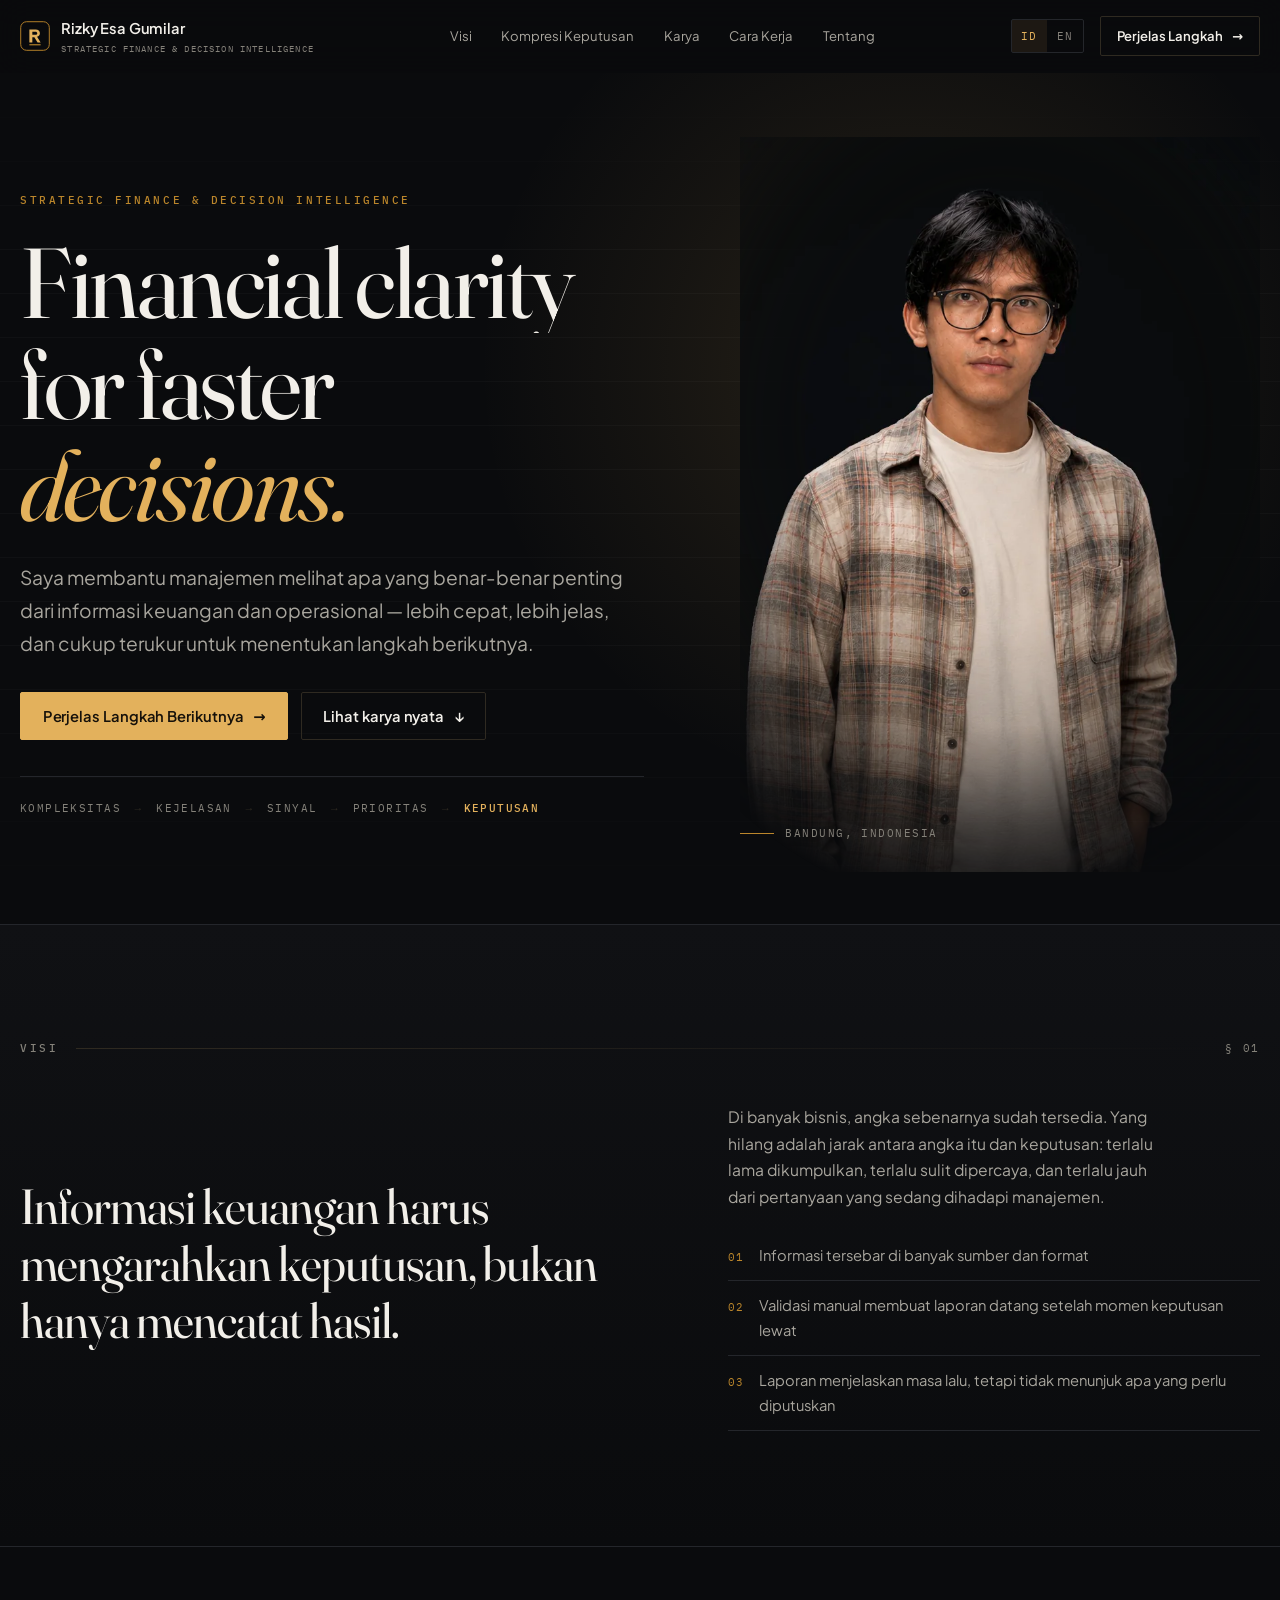
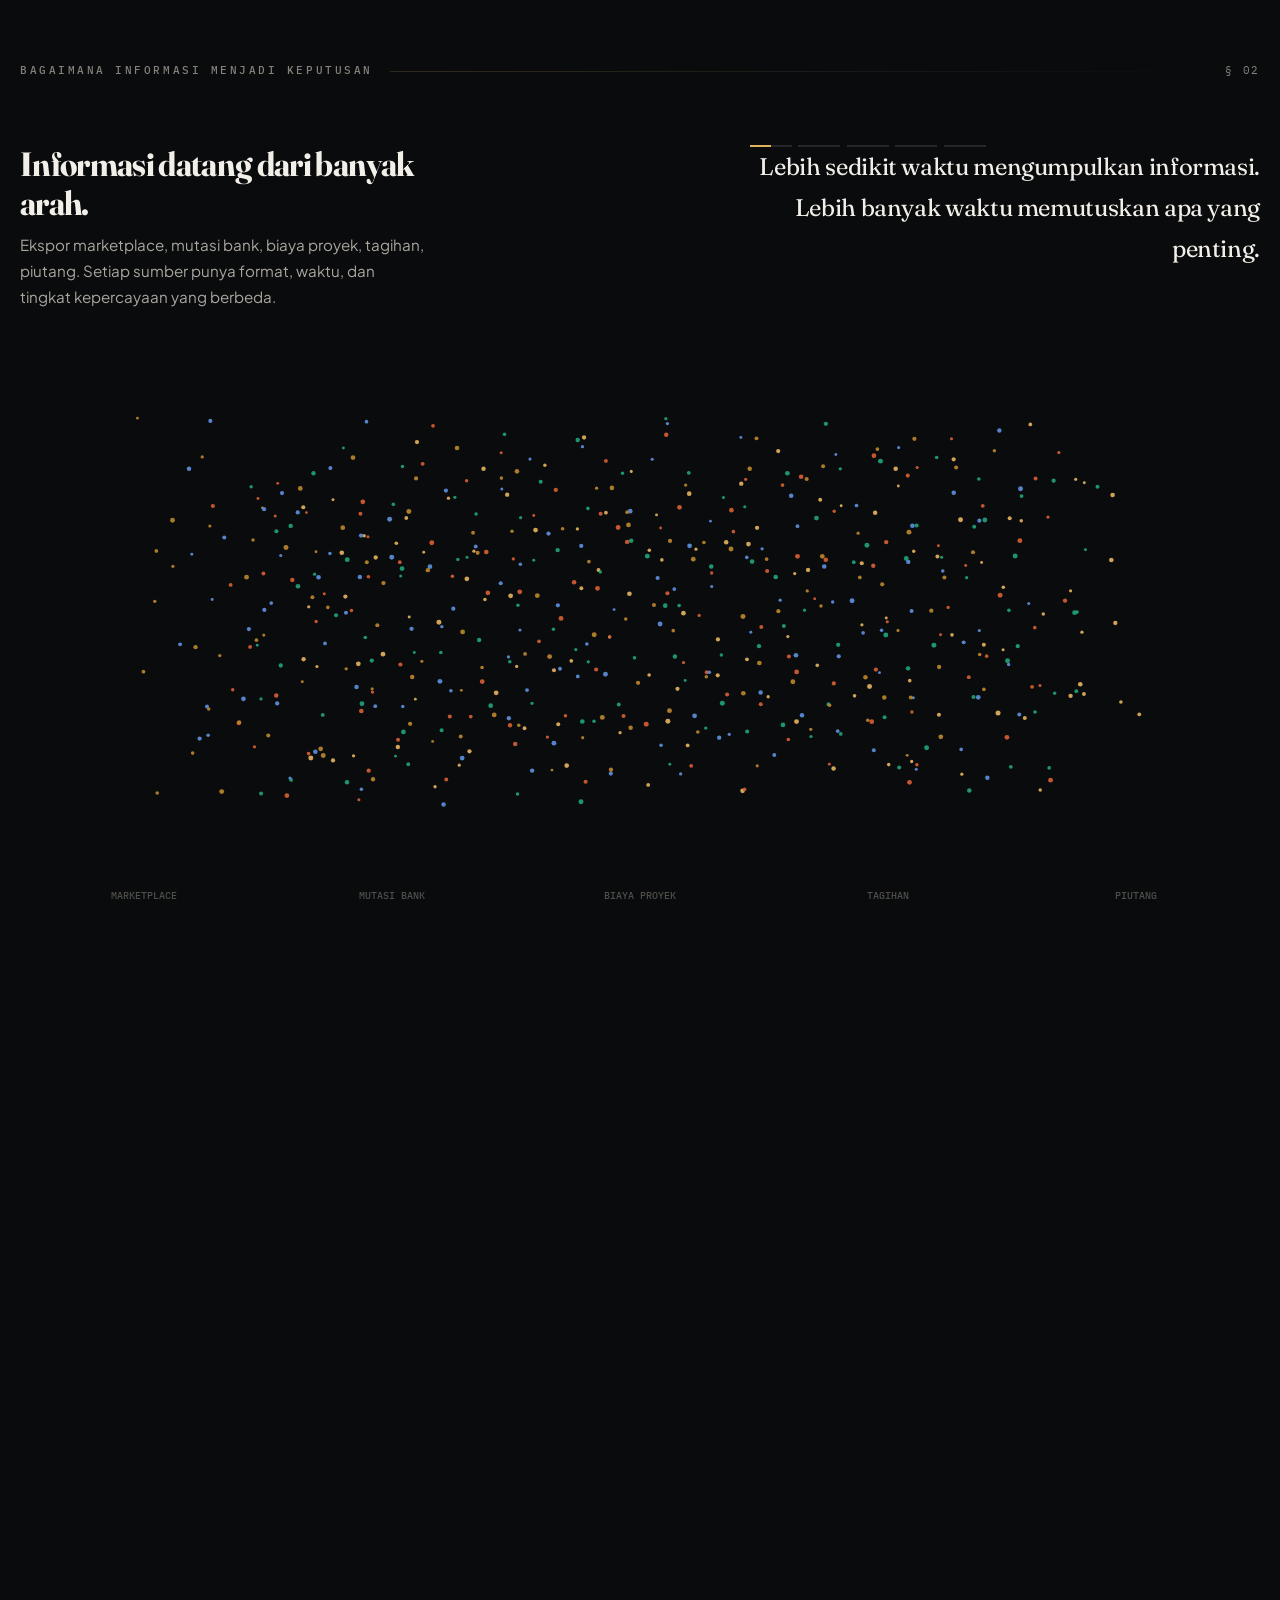
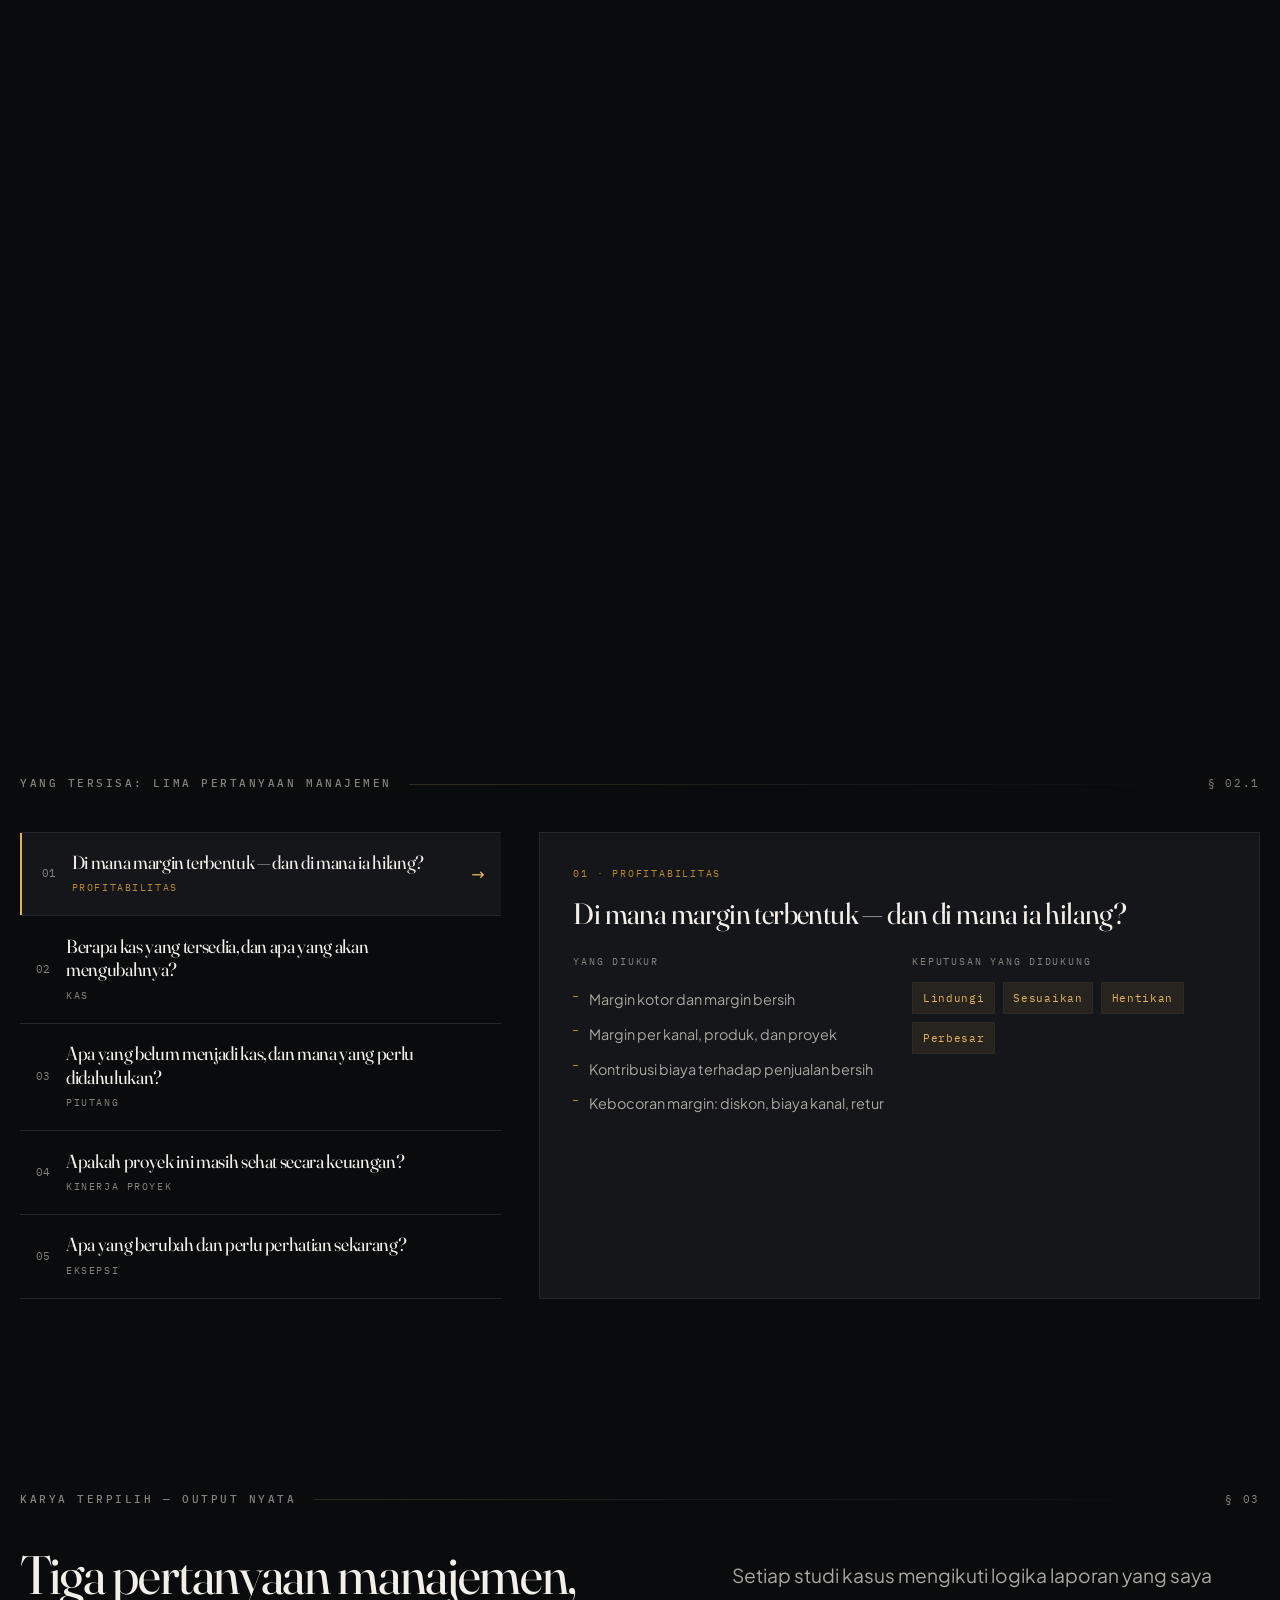
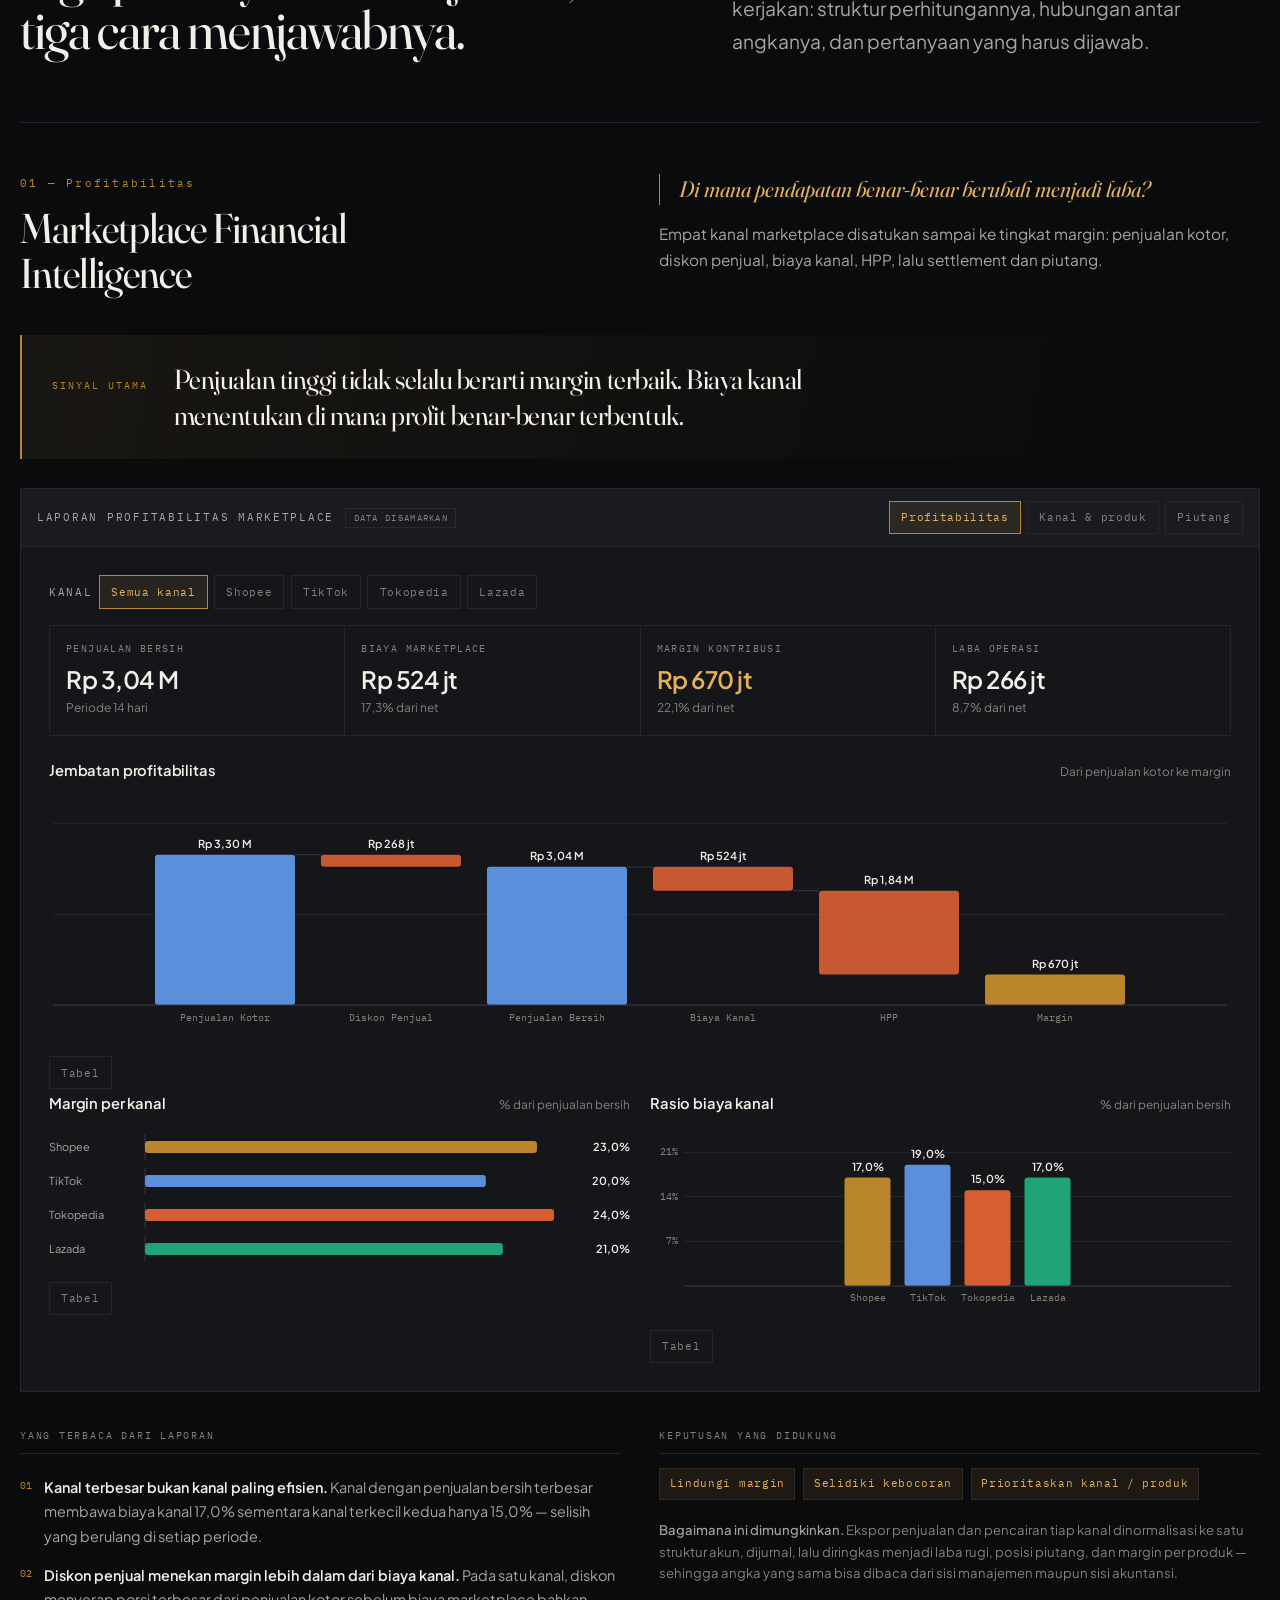
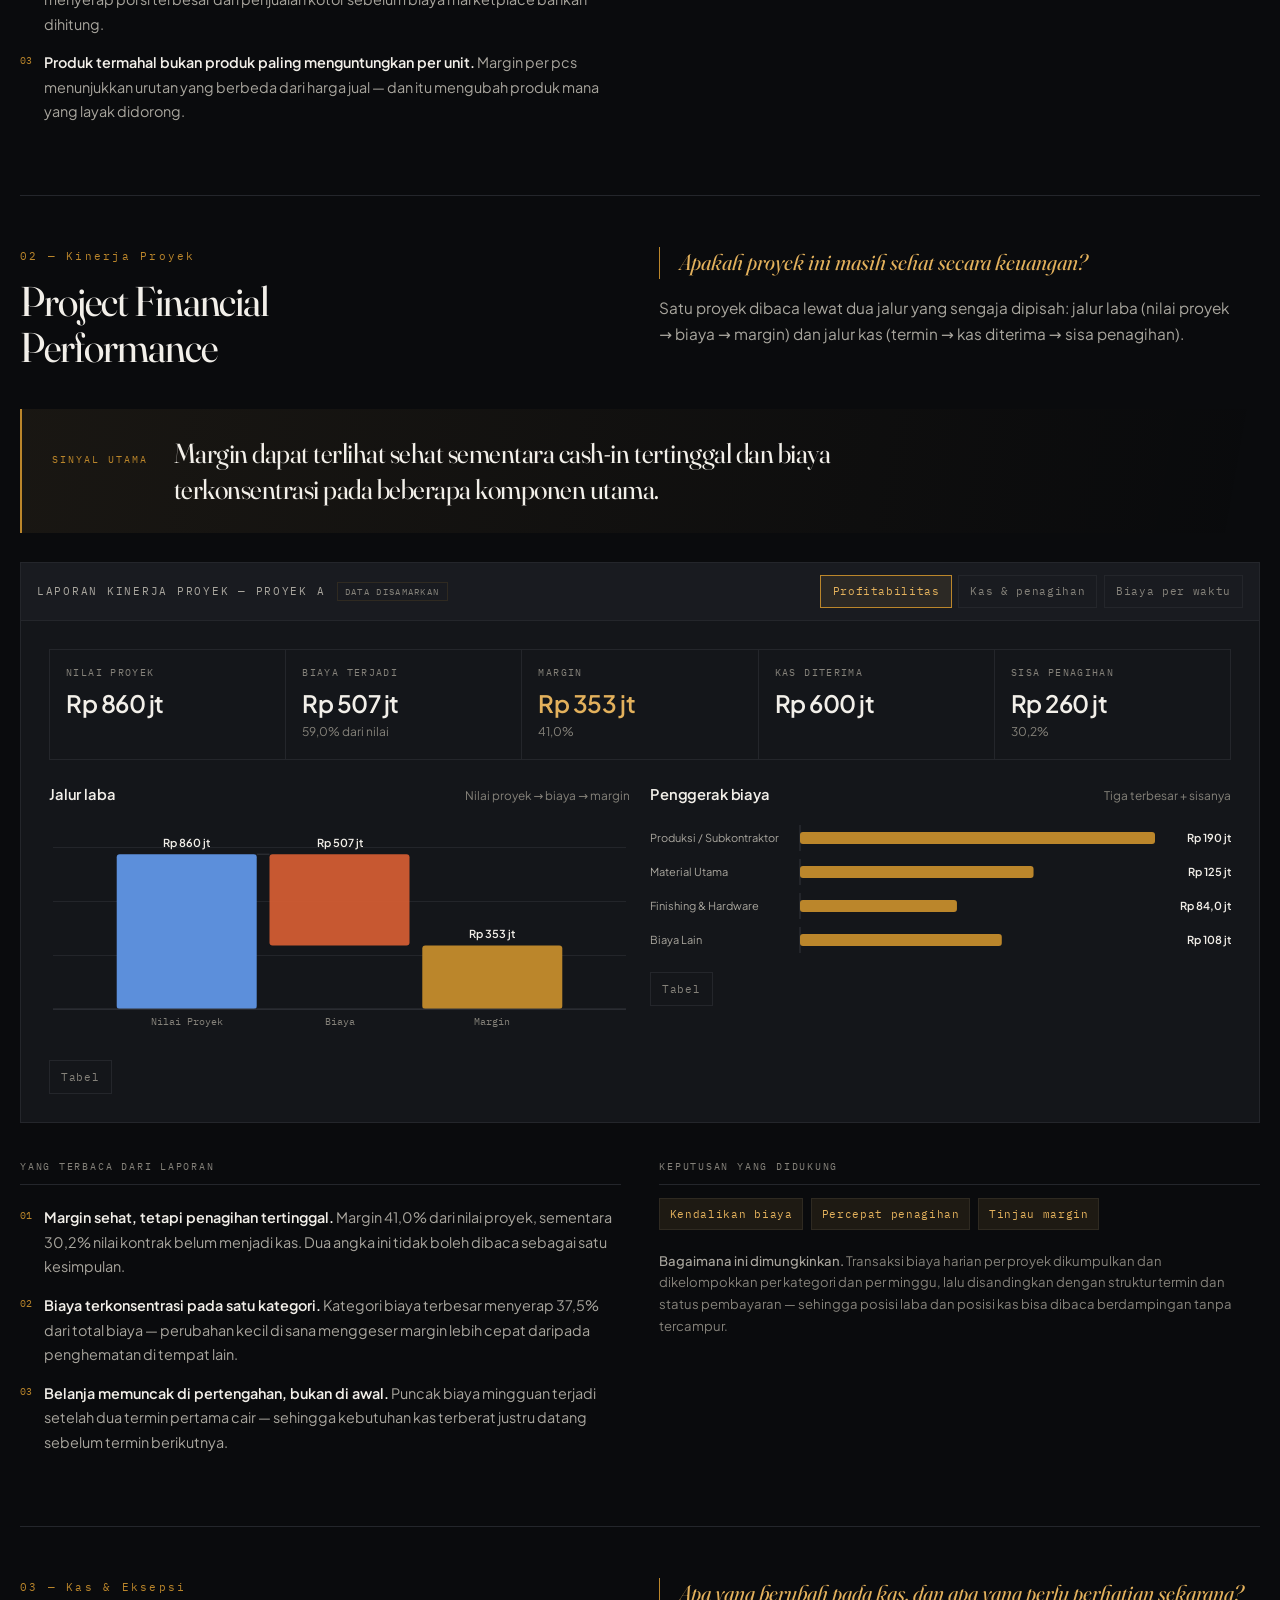
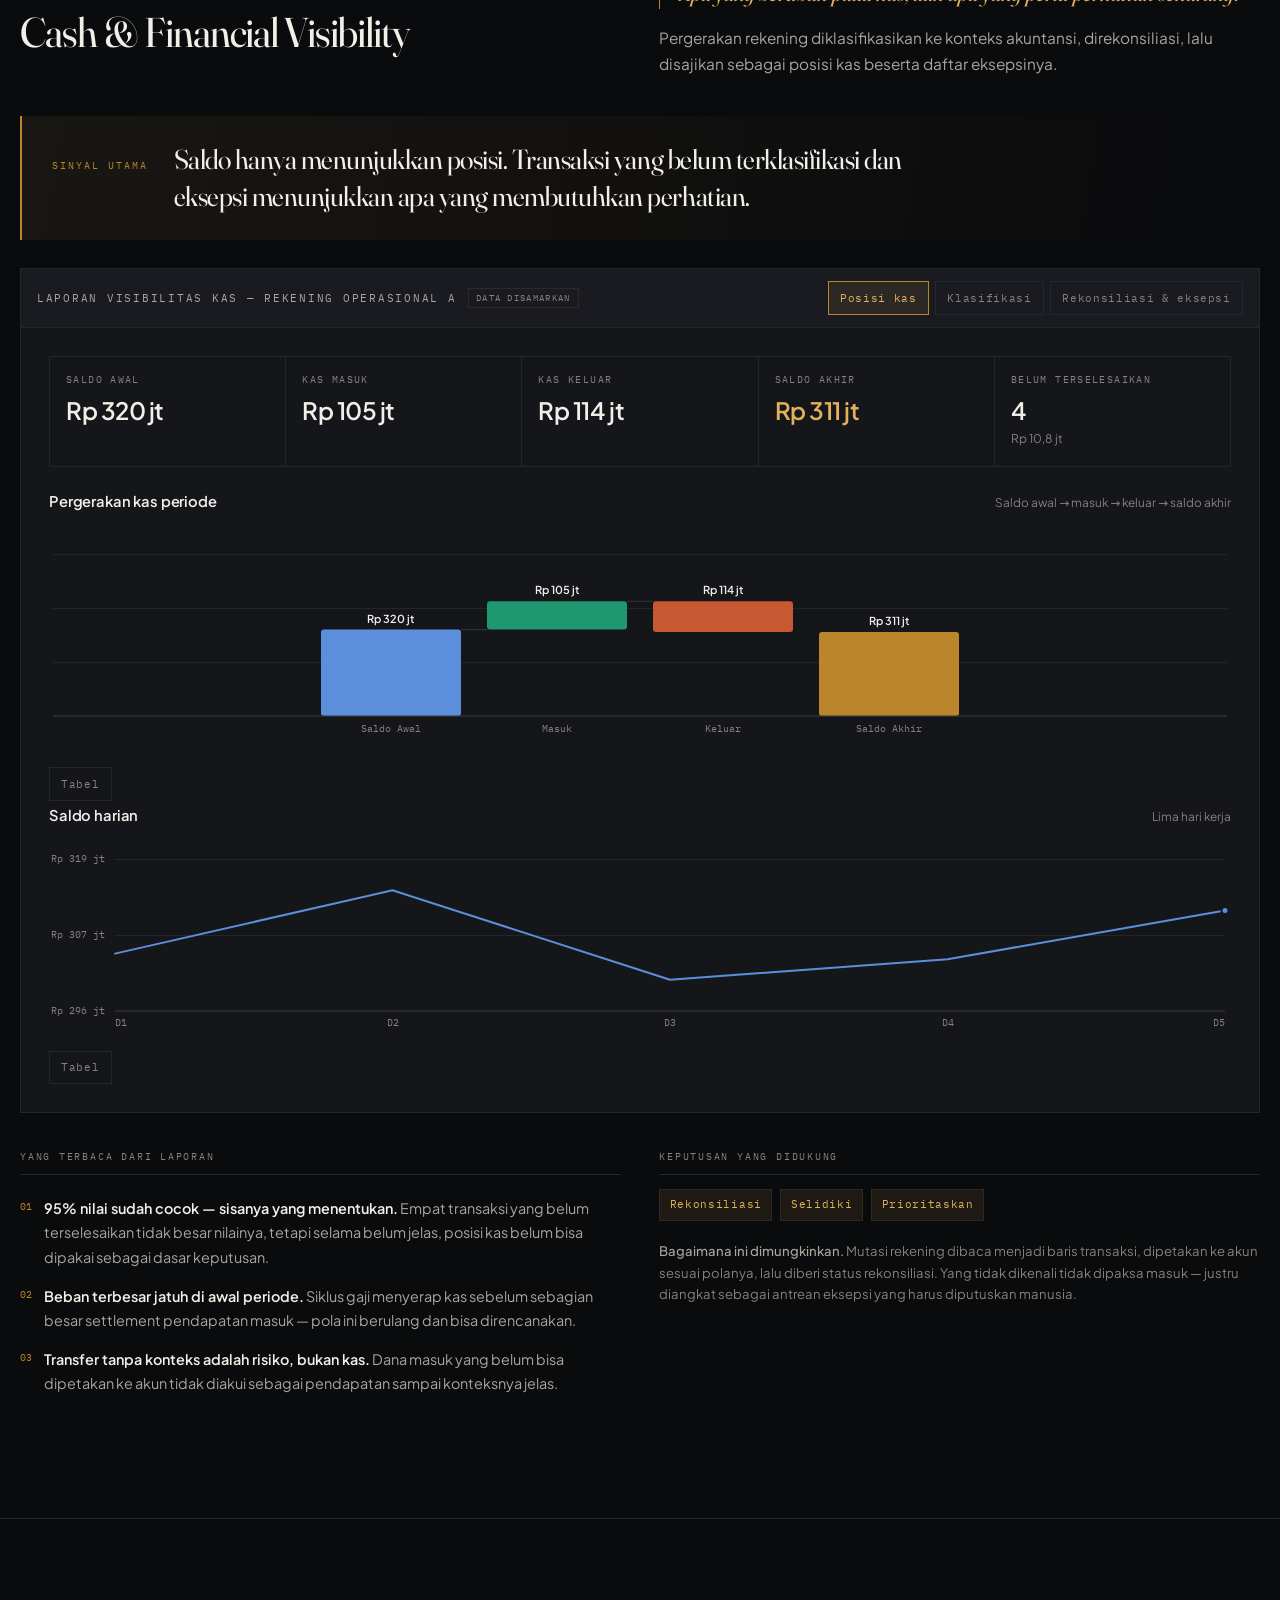
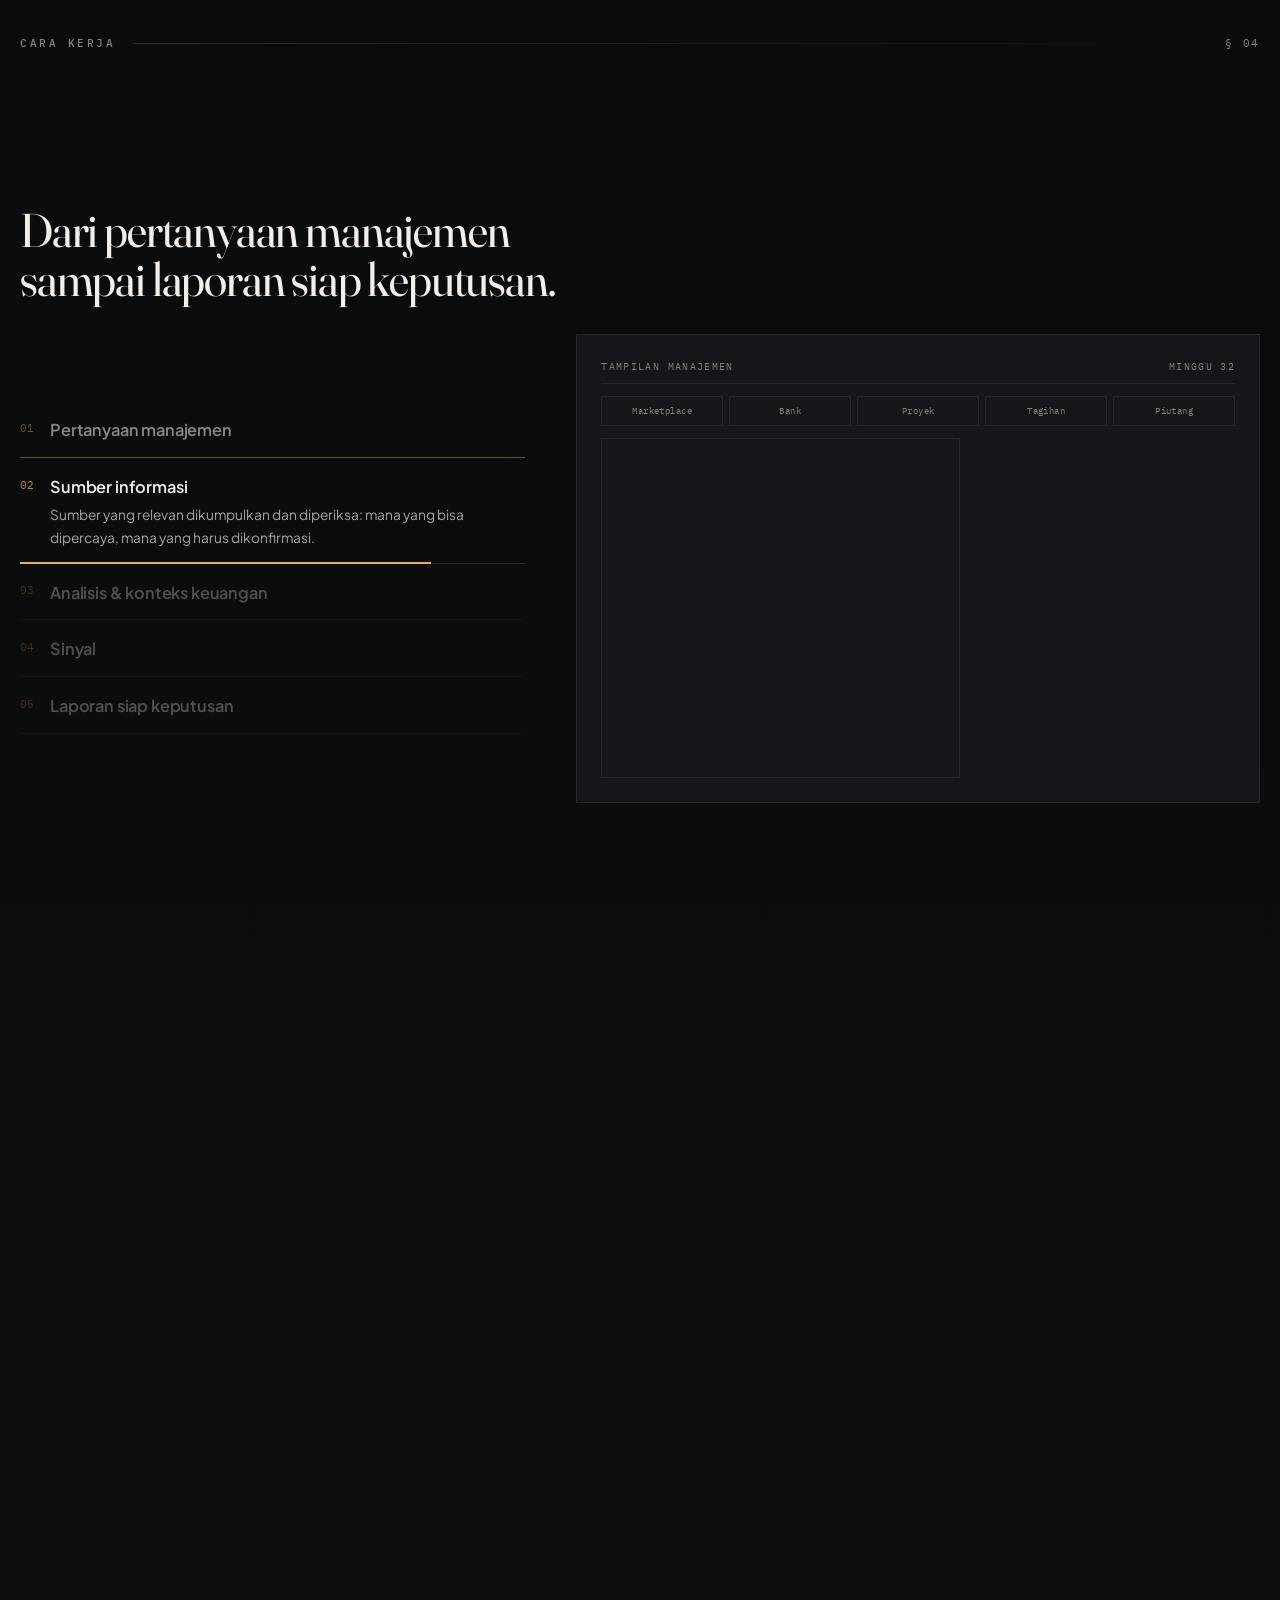
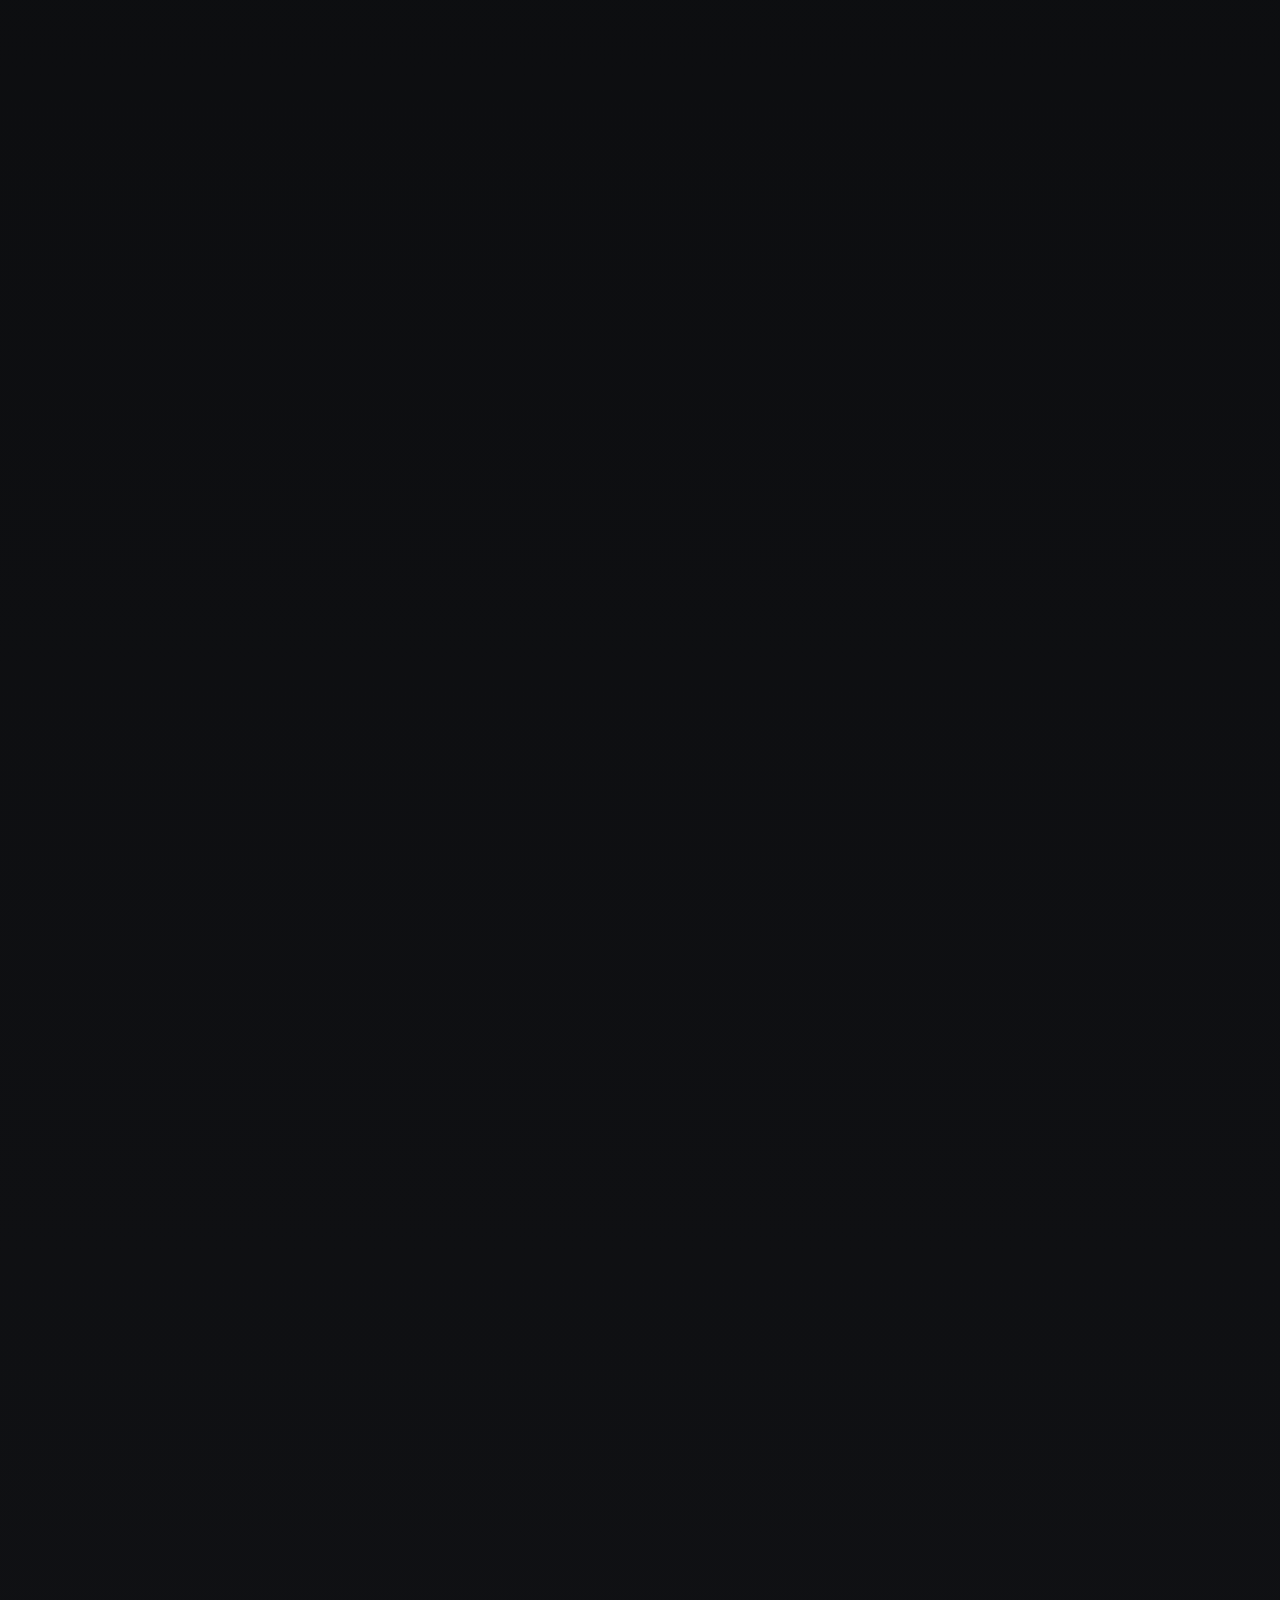
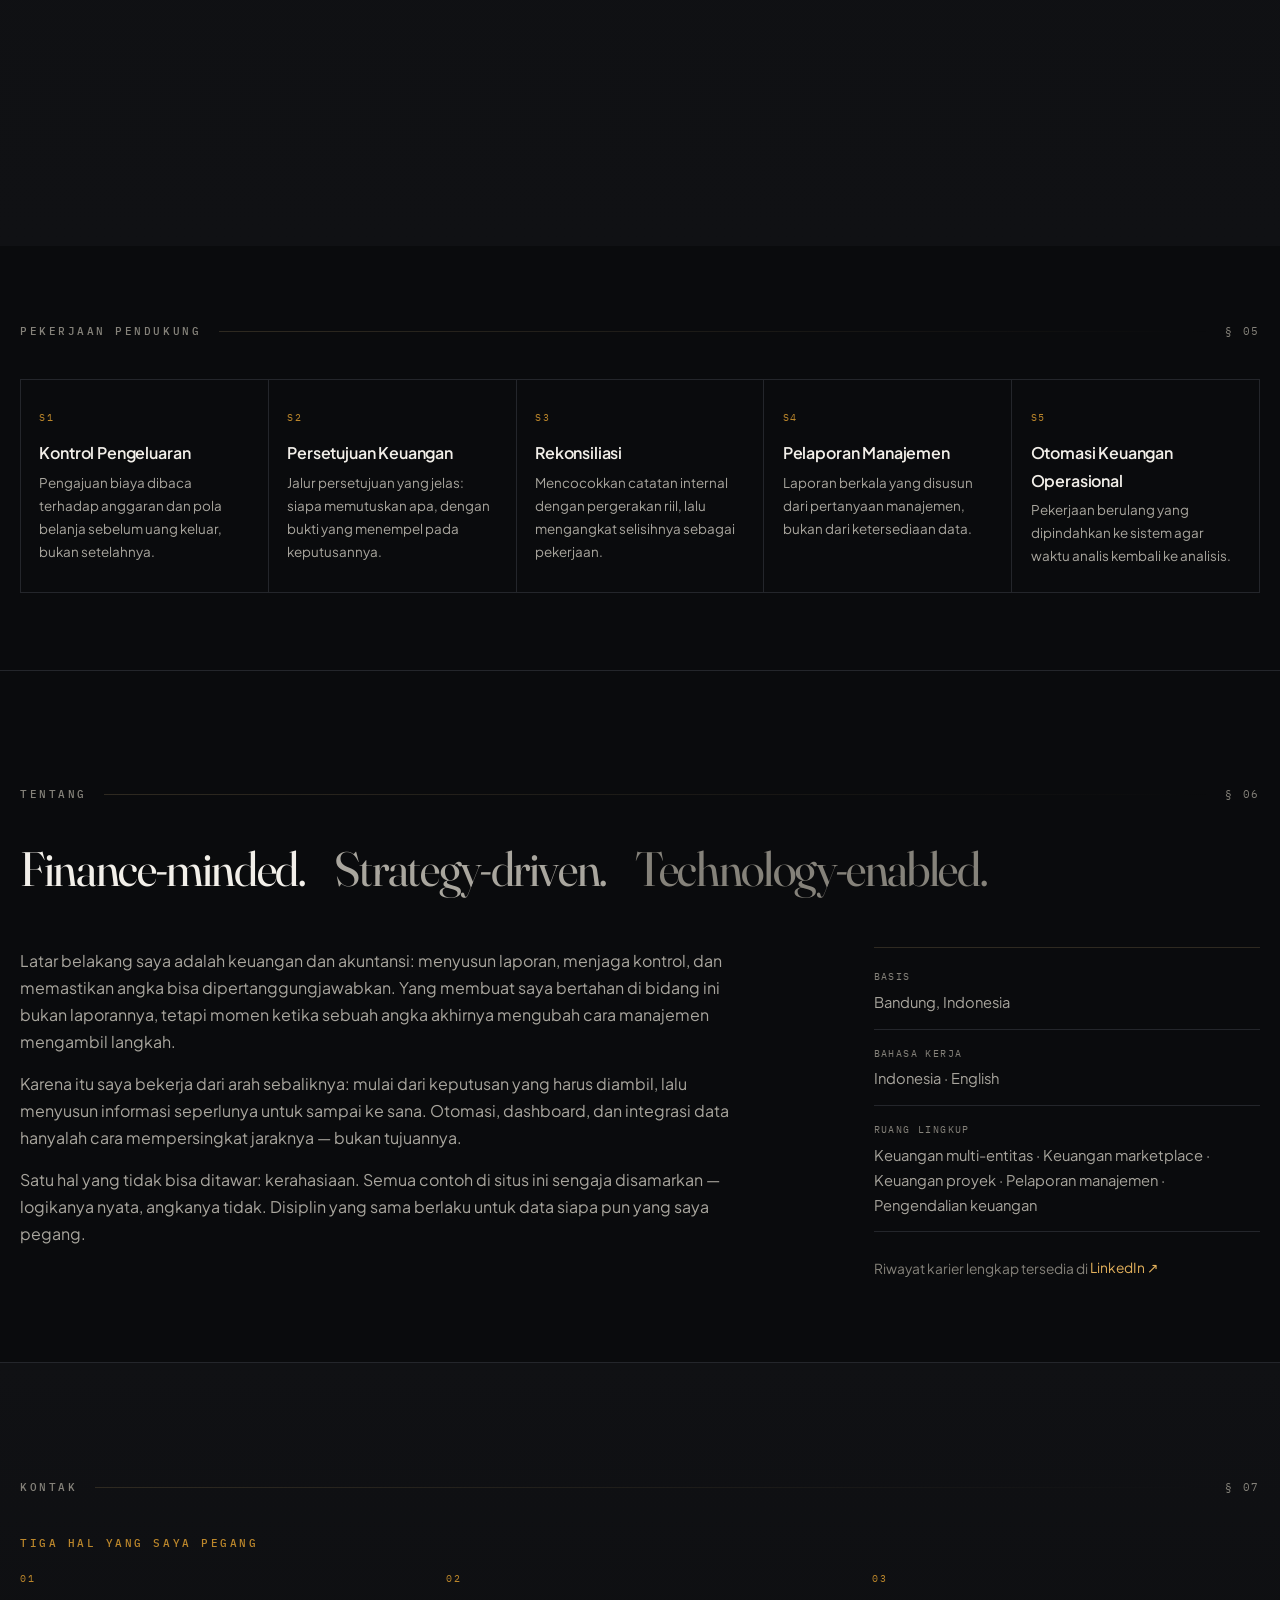
<file: index.html>
<!doctype html>
<html lang="id">
  <head>
    <meta charset="utf-8" />
    <meta name="viewport" content="width=device-width, initial-scale=1" />
    <title>Rizky Esa Gumilar — Strategic Finance &amp; Decision Intelligence</title>
    <meta
      name="description"
      content="Strategic Finance &amp; Decision Intelligence. Mengubah informasi keuangan yang tersebar menjadi tampilan manajemen yang terpercaya, relevan, dan siap dipakai untuk mengambil keputusan lebih cepat."
    />
    <meta name="author" content="Rizky Esa Gumilar" />
    <meta name="theme-color" content="#0a0b0d" />
    <link rel="canonical" href="https://alfaname.github.io/rizky-esa-gumilar-portfolio/" />

    <meta property="og:type" content="website" />
    <meta property="og:site_name" content="Rizky Esa Gumilar" />
    <meta property="og:title" content="Rizky Esa Gumilar — Financial clarity for faster decisions." />
    <meta
      property="og:description"
      content="Strategic Finance &amp; Decision Intelligence — mempersingkat jarak antara informasi keuangan dan keputusan manajemen."
    />
    <meta property="og:url" content="https://alfaname.github.io/rizky-esa-gumilar-portfolio/" />
    <meta property="og:image" content="https://alfaname.github.io/rizky-esa-gumilar-portfolio/assets/img/og-cover.jpg" />
    <meta property="og:image:width" content="1200" />
    <meta property="og:image:height" content="630" />
    <meta property="og:image:alt" content="Rizky Esa Gumilar — Financial clarity for faster decisions." />
    <meta property="og:locale" content="id_ID" />
    <meta property="og:locale:alternate" content="en_US" />
    <meta name="twitter:card" content="summary_large_image" />
    <meta name="twitter:title" content="Rizky Esa Gumilar — Financial clarity for faster decisions." />
    <meta
      name="twitter:description"
      content="Strategic Finance &amp; Decision Intelligence — mempersingkat jarak antara informasi keuangan dan keputusan manajemen."
    />
    <meta name="twitter:image" content="https://alfaname.github.io/rizky-esa-gumilar-portfolio/assets/img/og-cover.jpg" />

    <link rel="icon" href="assets/favicon.svg" type="image/svg+xml" />
    <link rel="icon" href="assets/img/favicon-32.png" sizes="32x32" />
    <link rel="apple-touch-icon" href="assets/img/apple-touch-icon.png" />

    <link rel="preload" as="font" type="font/woff2" href="assets/fonts/fraunces-var.woff2" crossorigin />
    <link rel="preload" as="font" type="font/woff2" href="assets/fonts/jakarta-var.woff2" crossorigin />
    <link rel="preload" as="image" href="assets/img/portrait-hero.webp" imagesrcset="assets/img/portrait-hero-480.webp 480w, assets/img/portrait-hero.webp 768w" imagesizes="(max-width: 860px) 380px, 520px" />
    <link rel="stylesheet" href="assets/css/style.css" />

    <script type="application/ld+json">
      {
        "@context": "https://schema.org",
        "@type": "Person",
        "name": "Rizky Esa Gumilar",
        "jobTitle": "Strategic Finance & Decision Intelligence",
        "address": { "@type": "PostalPlace", "name": "Bandung, Indonesia" },
        "url": "https://alfaname.github.io/rizky-esa-gumilar-portfolio/",
        "sameAs": ["https://www.linkedin.com/in/rizkyesagumilar"],
        "knowsLanguage": ["id", "en"]
      }
    </script>
  </head>
  <body>
    <a class="skip-link" href="#main" data-i18n="skip">Lewati ke konten utama</a>
    <div class="scroll-rule" id="scrollRule" aria-hidden="true"></div>

    <header class="nav" id="nav">
      <div class="page nav__inner">
        <a class="brand" href="#top" aria-label="Rizky Esa Gumilar — beranda">
          <svg class="brand__mark" viewBox="0 0 64 64" aria-hidden="true" focusable="false">
            <rect x="1.5" y="1.5" width="61" height="61" rx="12.5" fill="none" stroke="#bb862b" stroke-width="2" />
            <path
              d="M20 46V18h13.5c5.4 0 9 3.2 9 8.1 0 3.9-2.3 6.7-6.1 7.6L44 46h-6.6l-6.7-11.4h-4.4V46H20zm6.3-16.6h6.4c2.6 0 4.1-1.2 4.1-3.3s-1.5-3.3-4.1-3.3h-6.4v6.6z"
              fill="#e3b15c"
            />
            <rect x="20" y="49.5" width="24" height="2.4" fill="#bb862b" />
          </svg>
          <span>
            <span class="brand__name">Rizky Esa Gumilar</span>
            <span class="brand__role">Strategic Finance &amp; Decision Intelligence</span>
          </span>
        </a>

        <nav class="nav__links" id="navLinks" aria-label="Navigasi utama">
          <a href="#vision" data-i18n="nav.vision">Visi</a>
          <a href="#compression" data-i18n="nav.compression">Kompresi Keputusan</a>
          <a href="#work" data-i18n="nav.work">Karya</a>
          <a href="#method" data-i18n="nav.method">Cara Kerja</a>
          <a href="#about" data-i18n="nav.about">Tentang</a>
          <a class="btn btn--primary btn--sm nav__cta-mobile" href="#contact" data-i18n="cta.primary"
            >Perjelas Langkah Berikutnya →</a
          >
        </nav>

        <div class="nav__end">
          <div class="lang" role="group" aria-label="Language / Bahasa">
            <button class="lang__btn" type="button" data-lang="id" aria-pressed="true">ID</button>
            <button class="lang__btn" type="button" data-lang="en" aria-pressed="false">EN</button>
          </div>
          <a class="btn btn--ghost btn--sm nav__cta" id="navCta" href="#contact">
            <span data-i18n="cta.short">Perjelas Langkah</span>
            <span class="btn__arrow" aria-hidden="true">→</span>
          </a>
          <button class="nav__toggle" id="navToggle" type="button" aria-expanded="false" aria-controls="navLinks">
            <span></span>
            <span class="u-visually-hidden" data-i18n="nav.menu">Buka menu</span>
          </button>
        </div>
      </div>
    </header>

    <main id="main">
      <!-- ============================ HERO ============================ -->
      <section class="hero" id="top">
        <div class="hero__lamp" aria-hidden="true"></div>
        <div class="hero__ledger" aria-hidden="true"></div>
        <div class="page hero__grid">
          <div class="hero__head">
            <p class="eyebrow eyebrow--brass">Strategic Finance &amp; Decision Intelligence</p>
            <h1 class="display hero__title">
              <span class="hero__line"><span>Financial clarity</span></span>
              <span class="hero__line"><span>for faster <em class="accent-italic">decisions.</em></span></span>
            </h1>
          </div>

          <figure class="hero__portrait">
            <img
              id="heroPortrait"
              src="assets/img/portrait-hero.webp"
              srcset="assets/img/portrait-hero-480.webp 480w, assets/img/portrait-hero.webp 768w"
              sizes="(max-width: 860px) 300px, 520px"
              width="768"
              height="1086"
              alt="Rizky Esa Gumilar"
              fetchpriority="high"
              decoding="async"
            />
            <figcaption class="hero__caption">Bandung, Indonesia</figcaption>
          </figure>

          <div class="hero__body">
            <p class="lead hero__sub" data-i18n="hero.sub">
              Saya membantu manajemen melihat apa yang benar-benar penting dari informasi keuangan dan operasional —
              lebih cepat, lebih jelas, dan cukup terukur untuk menentukan langkah berikutnya.
            </p>

            <div class="hero__actions">
              <a class="btn btn--primary" id="heroCta" href="#contact">
                <span data-i18n="cta.primary">Perjelas Langkah Berikutnya</span>
                <span class="btn__arrow" aria-hidden="true">→</span>
              </a>
              <a class="btn btn--ghost" href="#work">
                <span data-i18n="hero.secondary">Lihat karya nyata</span>
                <span class="btn__arrow" aria-hidden="true">↓</span>
              </a>
            </div>

            <p class="hero__progression" aria-label="Complexity to decision">
              <span data-i18n="prog.1">Kompleksitas</span> <i aria-hidden="true">→</i>
              <span data-i18n="prog.2">Kejelasan</span> <i aria-hidden="true">→</i>
              <span data-i18n="prog.3">Sinyal</span> <i aria-hidden="true">→</i>
              <span data-i18n="prog.4">Prioritas</span> <i aria-hidden="true">→</i>
              <b data-i18n="prog.5">Keputusan</b>
            </p>
          </div>
        </div>
      </section>

      <!-- ============================ VISION ============================ -->
      <section class="section vision" id="vision">
        <div class="page">
          <div class="caption">
            <span class="eyebrow" data-i18n="vision.eyebrow">Visi</span>
            <span class="caption__rule"></span>
            <span class="caption__index">§ 01</span>
          </div>
          <div class="vision__grid">
            <h2 class="display vision__statement reveal" data-i18n="vision.statement">
              Informasi keuangan harus mengarahkan keputusan, bukan hanya mencatat hasil.
            </h2>
            <div class="vision__aside reveal">
              <p class="vision__note" data-i18n="vision.note">
                Di banyak bisnis, angka sebenarnya sudah tersedia. Yang hilang adalah jarak antara angka itu dan
                keputusan: terlalu lama dikumpulkan, terlalu sulit dipercaya, dan terlalu jauh dari pertanyaan yang
                sedang dihadapi manajemen.
              </p>
              <div class="vision__gap">
                <div class="gap-item">
                  <span class="gap-item__k">01</span>
                  <span class="gap-item__v" data-i18n="vision.gap1"
                    >Informasi tersebar di banyak sumber dan format</span
                  >
                </div>
                <div class="gap-item">
                  <span class="gap-item__k">02</span>
                  <span class="gap-item__v" data-i18n="vision.gap2"
                    >Validasi manual membuat laporan datang setelah momen keputusan lewat</span
                  >
                </div>
                <div class="gap-item">
                  <span class="gap-item__k">03</span>
                  <span class="gap-item__v" data-i18n="vision.gap3"
                    >Laporan menjelaskan masa lalu, tetapi tidak menunjuk apa yang perlu diputuskan</span
                  >
                </div>
              </div>
            </div>
          </div>
        </div>
      </section>

      <!-- ==================== DECISION COMPRESSION ==================== -->
      <section class="section compress" id="compression">
        <div class="page">
          <div class="caption">
            <span class="eyebrow" data-i18n="compress.eyebrow">Pengalaman Utama — Kompresi Keputusan</span>
            <span class="caption__rule"></span>
            <span class="caption__index">§ 02</span>
          </div>
        </div>

        <div class="compress__stage" id="compressStage">
          <div class="compress__sticky">
            <div class="page compress__legend">
              <div class="compress__step">
                <h2 class="compress__step-title" id="compressTitle" data-i18n="compress.s1.t">
                  Informasi datang dari banyak arah.
                </h2>
                <p class="compress__step-body" id="compressBody" data-i18n="compress.s1.b">
                  Ekspor marketplace, mutasi bank, biaya proyek, tagihan, piutang. Setiap sumber punya format, waktu,
                  dan tingkat kepercayaan yang berbeda.
                </p>
              </div>
              <div>
                <div class="compress__ticks" id="compressTicks" aria-hidden="true">
                  <span class="compress__tick"></span><span class="compress__tick"></span
                  ><span class="compress__tick"></span><span class="compress__tick"></span
                  ><span class="compress__tick"></span>
                </div>
                <p class="compress__payoff" data-i18n="compress.payoff">
                  Lebih sedikit waktu mengumpulkan informasi. Lebih banyak waktu memutuskan apa yang penting.
                </p>
              </div>
            </div>

            <div class="page compress__canvas-wrap">
              <canvas class="compress__canvas" id="compressCanvas" aria-hidden="true"></canvas>
            </div>

            <div class="page">
              <div class="compress__static" id="compressStatic">
                <div class="compress__static-cell">
                  <h3 data-i18n="compress.s1.t2">Banyak sumber</h3>
                  <p data-i18n="compress.s1.b2">Ekspor marketplace, mutasi bank, biaya proyek, tagihan, piutang.</p>
                </div>
                <div class="compress__static-cell">
                  <h3 data-i18n="compress.s2.t2">Divalidasi</h3>
                  <p data-i18n="compress.s2.b2">Dicocokkan, direkonsiliasi, dan diberi konteks akuntansi.</p>
                </div>
                <div class="compress__static-cell">
                  <h3 data-i18n="compress.s3.t2">Tampilan manajemen</h3>
                  <p data-i18n="compress.s3.b2">Satu struktur yang bisa dibaca bersama oleh manajemen.</p>
                </div>
                <div class="compress__static-cell">
                  <h3 data-i18n="compress.s4.t2">Sinyal</h3>
                  <p data-i18n="compress.s4.b2">Detail yang tidak mengubah keputusan dipadamkan.</p>
                </div>
                <div class="compress__static-cell">
                  <h3 data-i18n="compress.s5.t2">Keputusan</h3>
                  <p data-i18n="compress.s5.b2">Prioritas terlihat dan pilihan tindakan menjadi jelas.</p>
                </div>
              </div>
            </div>
          </div>
        </div>

        <!-- Decision intelligence matrix — the compressed output -->
        <div class="page section--tight" id="intelligence">
          <div class="caption">
            <span class="eyebrow" data-i18n="matrix.eyebrow">Yang tersisa: lima pertanyaan manajemen</span>
            <span class="caption__rule"></span>
            <span class="caption__index">§ 02.1</span>
          </div>
          <div class="matrix">
            <div class="matrix__list" role="tablist" aria-label="Decision intelligence" id="matrixList"></div>
            <div class="matrix__panel" id="matrixPanel" role="tabpanel" tabindex="0"></div>
          </div>
        </div>
      </section>

      <!-- ============================ WORK ============================ -->
      <section class="section" id="work">
        <div class="page">
          <div class="caption">
            <span class="eyebrow" data-i18n="work.eyebrow">Karya Terpilih — Output Nyata</span>
            <span class="caption__rule"></span>
            <span class="caption__index">§ 03</span>
          </div>
          <div class="work__intro">
            <h2 class="display work__title reveal" data-i18n="work.title">
              Tiga pertanyaan manajemen, tiga cara menjawabnya.
            </h2>
            <p class="lead reveal" data-i18n="work.note">
              Setiap studi kasus dibangun ulang dari logika laporan yang benar-benar saya kerjakan: struktur perhitungan,
              hubungan antar angka, dan pertanyaan yang harus dijawab. Angkanya sendiri sudah disamarkan untuk publik.
            </p>
          </div>

          <article class="case" id="case-1"></article>
          <article class="case" id="case-2"></article>
          <article class="case" id="case-3"></article>
        </div>
      </section>

      <!-- ========================== HOW I WORK ========================== -->
      <section class="section method" id="method">
        <div class="page">
          <div class="caption">
            <span class="eyebrow" data-i18n="method.eyebrow">Cara Kerja</span>
            <span class="caption__rule"></span>
            <span class="caption__index">§ 04</span>
          </div>
        </div>

        <div class="method__stage" id="methodStage">
          <div class="method__sticky">
            <div class="page">
              <h2 class="display" style="font-size: clamp(1.8rem, 1.2rem + 2.2vw, 3rem); max-width: 20ch" data-i18n="method.title">
                Dari pertanyaan manajemen sampai laporan siap keputusan.
              </h2>
            </div>
            <div class="page method__grid">
              <ol class="method__beats" id="methodBeats"></ol>

              <div class="method__viewport">
                <div class="method__opening" id="methodPortrait">
                  <span class="method__opening-k" data-i18n="method.openingK">01 · Pertanyaan manajemen</span>
                  <p class="method__quote" data-i18n="method.quote">
                    “Pertanyaannya jarang ‘berapa angkanya’. Pertanyaannya adalah apa yang harus dilakukan setelah
                    melihat angkanya.”
                  </p>
                </div>

                <div class="method__report" id="methodReport" aria-hidden="true">
                  <div class="method__report-bar">
                    <span data-i18n="method.report">Management View</span>
                    <span id="methodStamp">—</span>
                  </div>
                  <div class="method__sources" id="methodSources"></div>
                  <div class="method__panel">
                    <div class="method__chart" id="methodChart"></div>
                    <div class="method__side" id="methodSide"></div>
                  </div>
                </div>
                <div class="method__decide" id="methodDecide"></div>
              </div>
            </div>
          </div>
        </div>
      </section>

      <!-- ======================= SUPPORTING WORK ======================= -->
      <section class="section section--tight" id="support">
        <div class="page">
          <div class="caption">
            <h2 class="eyebrow" data-i18n="support.eyebrow">Pekerjaan Pendukung</h2>
            <span class="caption__rule"></span>
            <span class="caption__index">§ 05</span>
          </div>
          <div class="support__grid" id="supportGrid"></div>
        </div>
      </section>

      <!-- ============================ ABOUT ============================ -->
      <section class="section about" id="about">
        <div class="page">
          <div class="caption">
            <h2 class="eyebrow" data-i18n="about.eyebrow">Tentang</h2>
            <span class="caption__rule"></span>
            <span class="caption__index">§ 06</span>
          </div>
          <p class="about__lede display reveal">
            <span data-i18n="about.lede1">Finance-minded.</span>
            <span data-i18n="about.lede2">Strategy-driven.</span>
            <span data-i18n="about.lede3">Technology-enabled.</span>
          </p>

          <div class="about__grid">
            <div class="reveal">
              <div class="about__body">
                <p data-i18n="about.p1">
                  Latar belakang saya adalah keuangan dan akuntansi: menyusun laporan, menjaga kontrol, dan memastikan
                  angka bisa dipertanggungjawabkan. Yang membuat saya bertahan di bidang ini bukan laporannya, tetapi
                  momen ketika sebuah angka akhirnya mengubah cara manajemen mengambil langkah.
                </p>
                <p data-i18n="about.p2">
                  Karena itu saya bekerja dari arah sebaliknya: mulai dari keputusan yang harus diambil, lalu menyusun
                  informasi seperlunya untuk sampai ke sana. Otomasi, dashboard, dan integrasi data hanyalah cara
                  mempersingkat jaraknya — bukan tujuannya.
                </p>
                <p data-i18n="about.p4">
                  Satu hal yang tidak bisa ditawar: kerahasiaan. Semua contoh di situs ini sengaja disamarkan —
                  logikanya nyata, angkanya tidak. Disiplin yang sama berlaku untuk data siapa pun yang saya pegang.
                </p>
              </div>
            </div>

            <aside class="about__side reveal">
              <dl class="about__facts">
                <div class="about__fact">
                  <dt data-i18n="about.factBase">Basis</dt>
                  <dd>Bandung, Indonesia</dd>
                </div>
                <div class="about__fact">
                  <dt data-i18n="about.factLang">Bahasa kerja</dt>
                  <dd>Indonesia · English</dd>
                </div>
                <div class="about__fact">
                  <dt data-i18n="about.themes">Ruang lingkup</dt>
                  <dd id="aboutThemes"></dd>
                </div>
              </dl>
              <p class="about__linkedin">
                <span data-i18n="about.linkedin">Riwayat karier lengkap tersedia di</span>
                <a href="https://www.linkedin.com/in/rizkyesagumilar" target="_blank" rel="noopener noreferrer"
                  >LinkedIn <span aria-hidden="true">↗</span></a
                >
              </p>
            </aside>
          </div>
        </div>
      </section>

      <!-- =========================== CONTACT =========================== -->
      <section class="section contact" id="contact">
        <div class="page">
          <div class="caption">
            <span class="eyebrow" data-i18n="contact.eyebrow">Kontak</span>
            <span class="caption__rule"></span>
            <span class="caption__index">§ 07</span>
          </div>

          <!-- The last link in the chain: what I hold to, then the next move. -->
          <p class="close__label eyebrow" data-i18n="close.label">Tiga hal yang saya pegang</p>
          <div class="principles reveal" id="principles"></div>

          <div class="contact__grid">
            <div>
              <h2 class="display contact__title" data-i18n="contact.title">
                Langkah berikutnya biasanya sudah ada di dalam angkanya.
              </h2>
              <p class="lead" data-i18n="contact.note">
                Yang sering hilang bukan datanya, melainkan cara membacanya. Kalau ada keputusan yang sedang ditimbang —
                margin, kas, piutang, atau kinerja proyek — mari kita lihat apa yang sebenarnya ditunjukkan angkanya.
              </p>
              <div class="contact__actions">
                <a class="btn btn--primary" id="contactCta" href="#" rel="noopener">
                  <span data-i18n="cta.primary">Perjelas Langkah Berikutnya</span>
                  <span class="btn__arrow" aria-hidden="true">→</span>
                </a>
              </div>
            </div>

            <div class="contact__list">
              <a
                class="contact__row"
                id="waRow"
                href="#"
                target="_blank"
                rel="noopener noreferrer"
                aria-label="WhatsApp"
              >
                <span class="contact__k">WhatsApp</span>
                <span class="contact__v" data-i18n="contact.wa">Percakapan langsung</span>
                <span class="contact__ico" aria-hidden="true">↗</span>
              </a>
              <a
                class="contact__row"
                href="https://www.linkedin.com/in/rizkyesagumilar"
                target="_blank"
                rel="noopener noreferrer"
                aria-label="LinkedIn"
              >
                <span class="contact__k">LinkedIn</span>
                <span class="contact__v">linkedin.com/in/rizkyesagumilar</span>
                <span class="contact__ico" aria-hidden="true">↗</span>
              </a>
              <a class="contact__row" href="mailto:rizkyesagumilar@gmail.com" aria-label="Email">
                <span class="contact__k">Email</span>
                <span class="contact__v">rizkyesagumilar@gmail.com</span>
                <span class="contact__ico" aria-hidden="true">↗</span>
              </a>
              <div class="contact__row">
                <span class="contact__k" data-i18n="contact.loc">Lokasi</span>
                <span class="contact__v">Bandung, Indonesia</span>
                <span class="contact__ico" aria-hidden="true"></span>
              </div>
            </div>
          </div>
        </div>
      </section>
    </main>

    <footer class="foot">
      <div class="page foot__inner">
        <p class="foot__note">Strategic Finance &amp; Decision Intelligence</p>
        <p>© <span id="year">2026</span> Rizky Esa Gumilar</p>
      </div>
    </footer>

    <div class="tip" id="tip" role="status" aria-live="polite"></div>

    <script src="assets/js/data.js"></script>
    <script src="assets/js/i18n.js"></script>
    <script src="assets/js/charts.js"></script>
    <script src="assets/js/case-studies.js"></script>
    <script src="assets/js/compression.js"></script>
    <script src="assets/js/main.js"></script>
  </body>
</html>
</file>
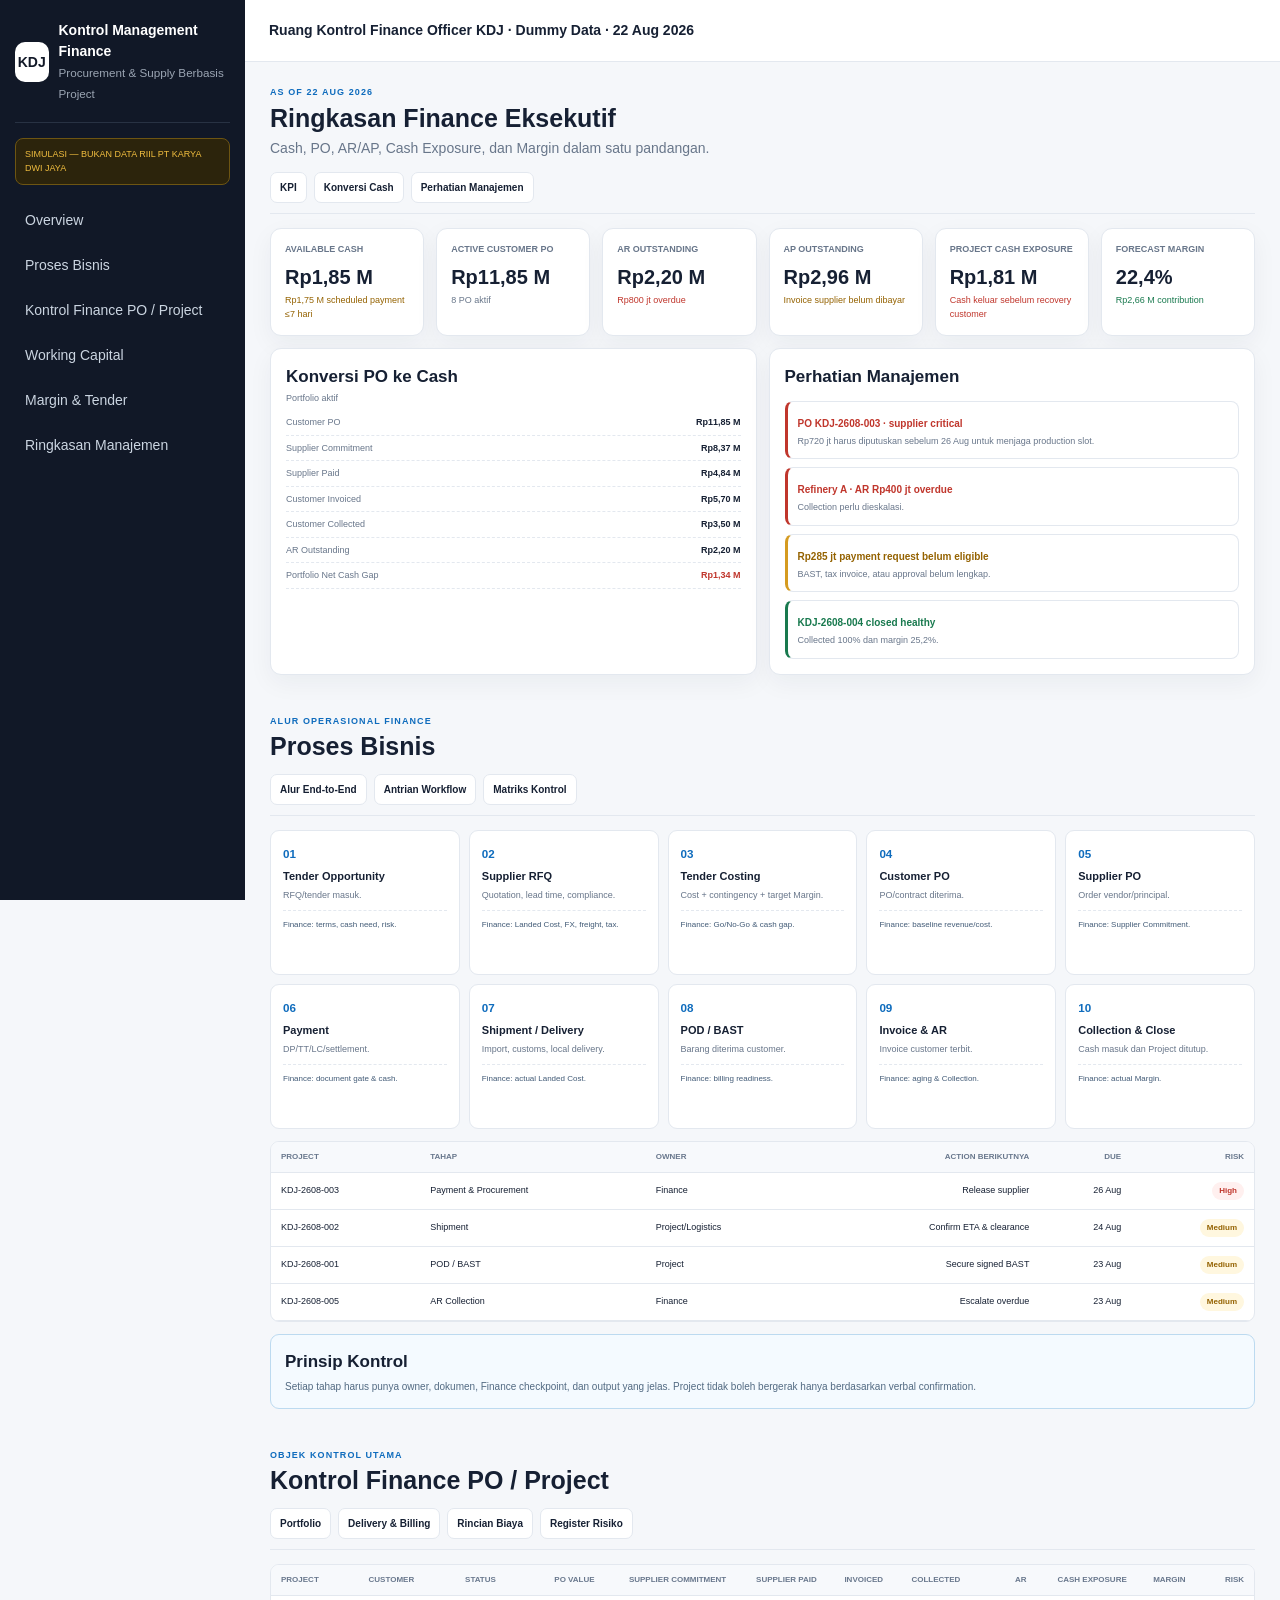
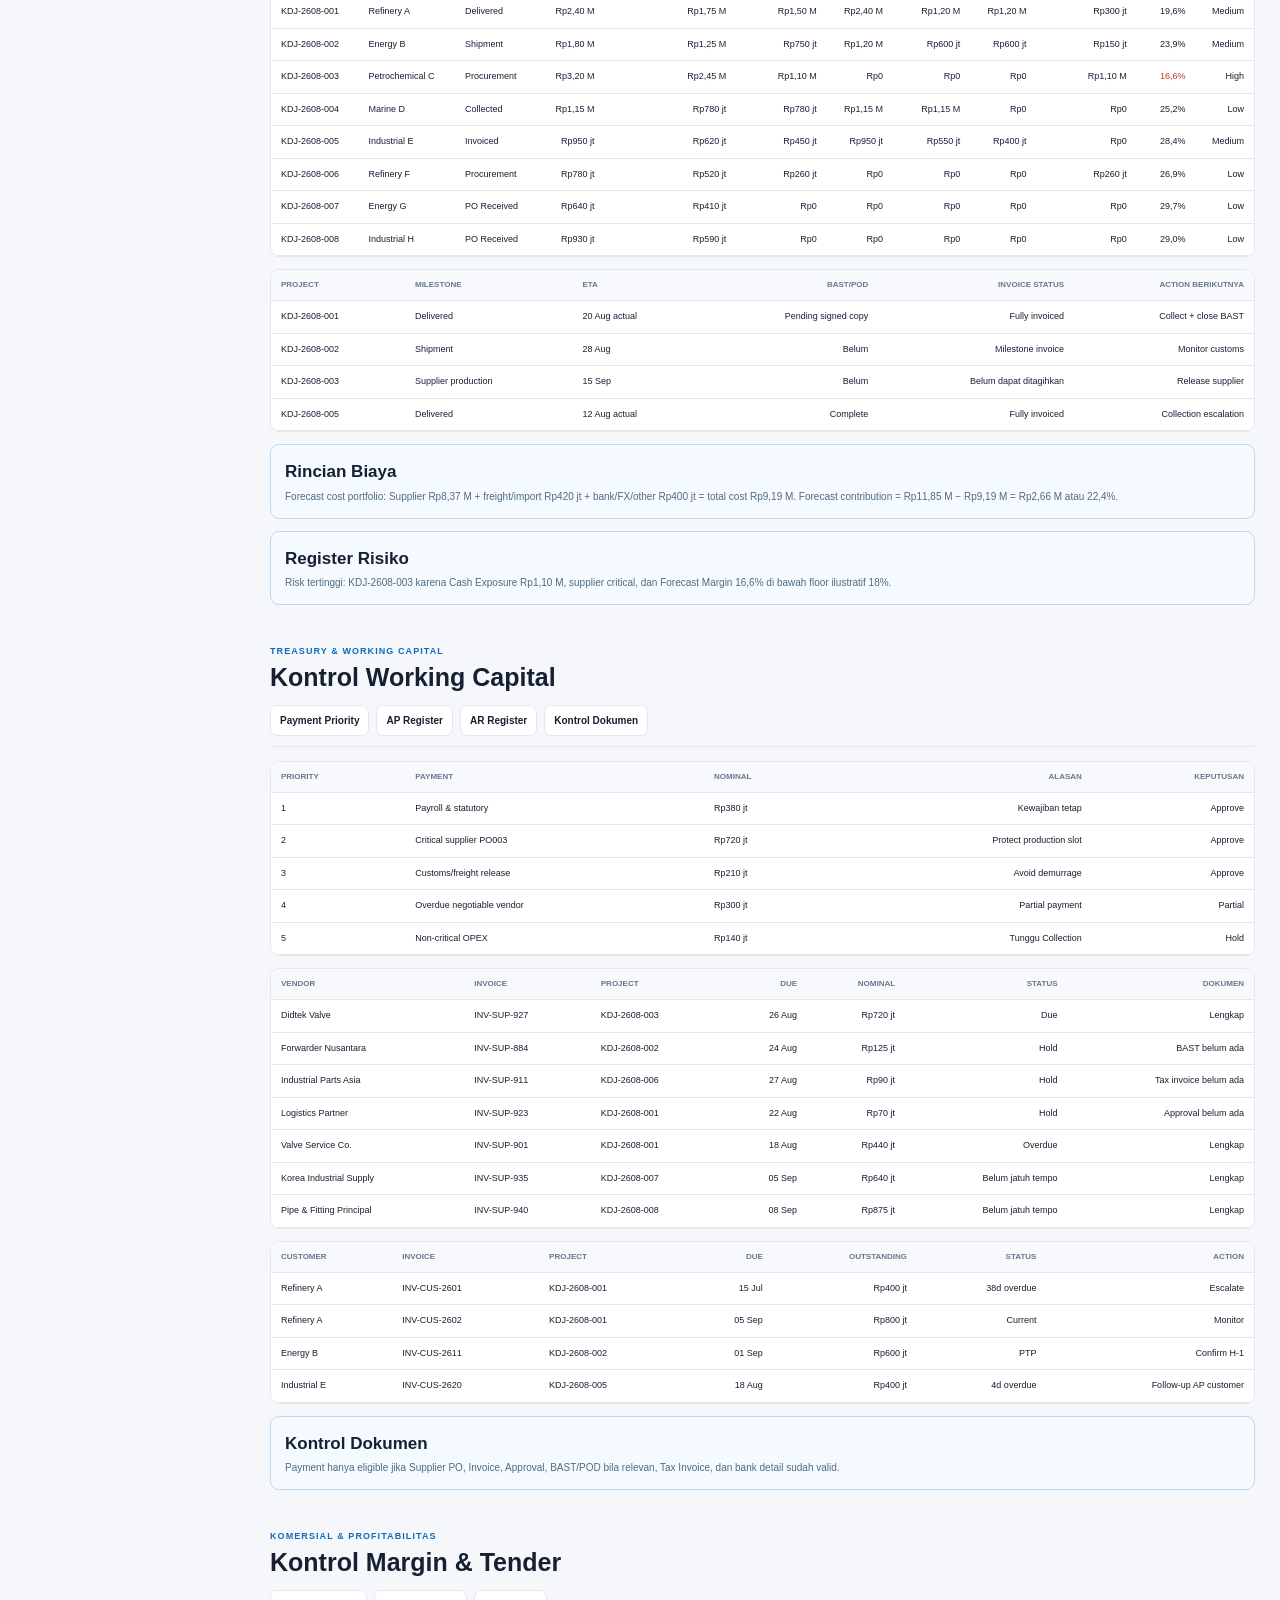
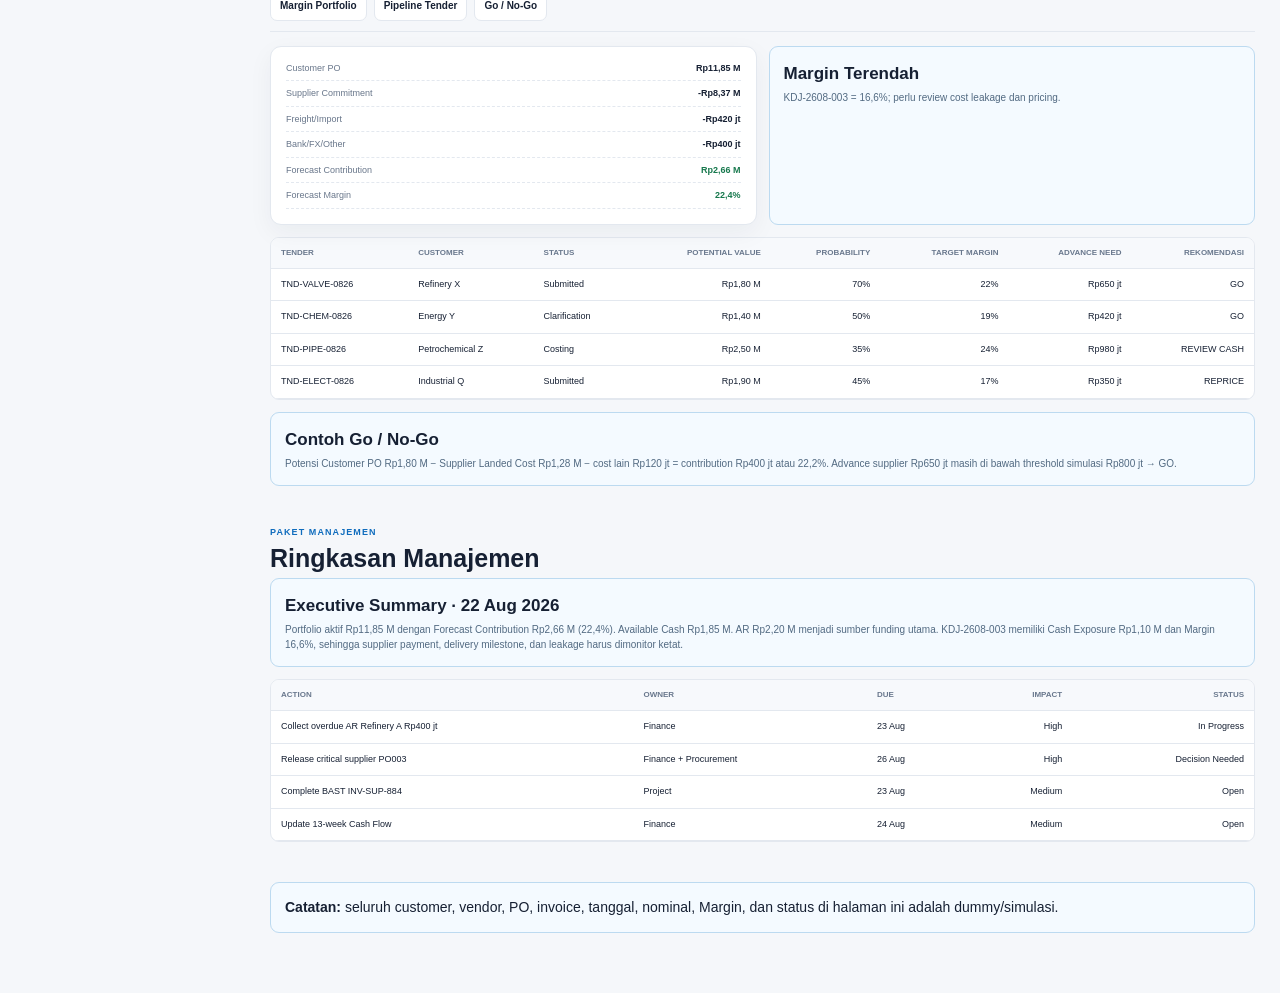
<file: afrizal-muhammad-anhar/index.html>
<!doctype html><html lang="id"><head><meta charset="utf-8"><meta name="viewport" content="width=device-width,initial-scale=1,viewport-fit=cover"><title>KDJ Finance Control Demo</title><style>:root{--bg:#f5f7fa;--p:#fff;--i:#162033;--m:#68768a;--l:#e3e8ef;--n:#111827;--b:#0f6cbd;--g:#18794e;--a:#946200;--r:#c0362c}*{box-sizing:border-box}html{scroll-behavior:smooth}body{margin:0;background:var(--bg);color:var(--i);font:14px/1.5 -apple-system,BlinkMacSystemFont,"Segoe UI",Arial,sans-serif}a{color:inherit;text-decoration:none}.sh{display:grid;grid-template-columns:245px 1fr;min-height:100vh}.sd{position:sticky;top:0;height:100vh;background:var(--n);color:#fff;padding:20px 15px}.br{display:flex;gap:10px;align-items:center;padding-bottom:18px;border-bottom:1px solid #283243}.lg{width:40px;height:40px;background:#fff;color:#111827;border-radius:10px;display:grid;place-items:center;font-weight:900}.br b{display:block}.br small{color:#9ba5b3}.nt{margin:15px 0;padding:9px;border:1px solid #6d5512;background:#2c240c;color:#f0bd3f;border-radius:8px;font-size:9px}.nv{display:grid;gap:4px}.nv a{padding:10px;border-radius:8px;color:#cbd5e1}.nv a:hover{background:#1f2937;color:#fff}.mn{min-width:0}.top{height:62px;background:#fff;border-bottom:1px solid var(--l);padding:0 24px;display:flex;align-items:center;position:sticky;top:0;z-index:10}.ct{max-width:1500px;margin:auto;padding:24px 25px 60px}.sec{scroll-margin-top:76px;margin-bottom:40px}.ey{font-size:9px;letter-spacing:.12em;color:var(--b);font-weight:900;text-transform:uppercase}h1{font-size:25px;line-height:1.2;margin:3px 0 5px}h2{font-size:17px;margin:0}.sub{color:var(--m)}.as{display:flex;gap:7px;overflow:auto;margin:13px 0 14px;padding-bottom:10px;border-bottom:1px solid var(--l)}.as a{white-space:nowrap;padding:7px 9px;background:#fff;border:1px solid var(--l);border-radius:7px;font-size:10px;font-weight:800}.grid{display:grid;gap:12px}.kpis{grid-template-columns:repeat(6,1fr)}.card{background:#fff;border:1px solid var(--l);border-radius:11px;box-shadow:0 8px 24px rgba(20,35,55,.05)}.k{padding:14px}.lb{font-size:9px;color:var(--m);font-weight:800;text-transform:uppercase}.v{font-size:20px;font-weight:850;margin:6px 0 2px}.no{font-size:9px;color:var(--m)}.two{grid-template-columns:1fr 1fr}.pn{padding:15px}.ph{margin-bottom:11px}.ph p{margin:2px 0 0;color:var(--m);font-size:9px}.tw{overflow:auto;border:1px solid var(--l);border-radius:9px;background:#fff}table{width:100%;border-collapse:collapse;min-width:900px}th,td{padding:9px 10px;border-bottom:1px solid var(--l);font-size:9px;white-space:nowrap;text-align:right}th{background:#f7f9fc;color:#69788d;font-size:8px;text-transform:uppercase}th:first-child,td:first-child,th:nth-child(2),td:nth-child(2),th:nth-child(3),td:nth-child(3){text-align:left}.bd{display:inline-block;border-radius:999px;padding:3px 7px;font-size:8px;font-weight:800}.bg{background:#edf8f2;color:var(--g)}.ba{background:#fff7df;color:var(--a)}.brd{background:#fff0ef;color:var(--r)}.bb{background:#eaf4ff;color:var(--b)}.al{display:grid;gap:8px}.ai{padding:10px;background:#fff;border:1px solid var(--l);border-left:3px solid #aab5c3;border-radius:8px}.ai.r{border-left-color:var(--r)}.ai.a{border-left-color:#d59b20}.ai.g{border-left-color:var(--g)}.ai b{font-size:10px}.ai p{font-size:9px;color:var(--m);margin:2px 0 0}.flow{display:grid;grid-template-columns:repeat(5,1fr);gap:9px}.st{background:#fff;border:1px solid var(--l);border-radius:9px;padding:12px;min-height:145px}.st small{color:var(--b);font-weight:900}.st b{display:block;margin:4px 0;font-size:11px}.st p{font-size:9px;color:var(--m);margin:0}.st em{display:block;font-style:normal;font-size:8px;color:#415a76;border-top:1px dashed var(--l);padding-top:8px;margin-top:8px}.kv{display:grid;gap:6px}.kv div{display:flex;justify-content:space-between;gap:12px;padding-bottom:5px;border-bottom:1px dashed var(--l);font-size:9px}.kv span{color:var(--m)}.call{padding:14px;border:1px solid #bcdaf0;background:#f4faff;border-radius:9px}.call p{font-size:10px;color:#526a82;margin:4px 0 0}.r{color:var(--r)}.g{color:var(--g)}.a{color:var(--a)}.mob{display:none}@media(max-width:1050px){.kpis{grid-template-columns:repeat(3,1fr)}.flow{grid-template-columns:repeat(2,1fr)}}@media(max-width:820px){.sh{display:block}.sd{display:none}.mob{display:block;position:sticky;top:0;z-index:30;background:#111827;color:#fff}.mb{display:flex;gap:8px;align-items:center;padding:10px 12px}.mb .lg{width:30px;height:30px;border-radius:7px;font-size:10px}.mb small{display:block;color:#9ba5b3}.mv{display:flex;overflow:auto;gap:5px;padding:0 10px 9px}.mv a{white-space:nowrap;padding:7px 9px;background:#1f2937;border-radius:7px;font-size:9px}.top{display:none}.ct{padding:16px 12px 45px}.two{grid-template-columns:1fr}.flow{grid-template-columns:1fr 1fr}.sec{scroll-margin-top:96px}}@media(max-width:520px){.kpis{grid-template-columns:1fr 1fr}.flow{grid-template-columns:1fr}.v{font-size:18px}}</style></head><body><div class="mob"><div class="mb"><div class="lg">KDJ</div><div><b>Kontrol Management Finance</b><small>Procurement & Supply Berbasis Project</small></div></div><div class="mv"><a href="#overview">Overview</a><a href="#process">Proses</a><a href="#projects">Projects</a><a href="#working">Working Capital</a><a href="#margin">Margin & Tender</a><a href="#management">Management</a></div></div><div class="sh"><aside class="sd"><div class="br"><div class="lg">KDJ</div><div><b>Kontrol Management Finance</b><small>Procurement & Supply Berbasis Project</small></div></div><div class="nt">SIMULASI — BUKAN DATA RIIL PT KARYA DWI JAYA</div><nav class="nv"><a href="#overview">Overview</a><a href="#process">Proses Bisnis</a><a href="#projects">Kontrol Finance PO / Project</a><a href="#working">Working Capital</a><a href="#margin">Margin & Tender</a><a href="#management">Ringkasan Manajemen</a></nav></aside><main class="mn"><div class="top"><b>Ruang Kontrol Finance Officer KDJ · Dummy Data · 22 Aug 2026</b></div><div class="ct"><section class="sec" id="overview"><div class="ey">As of 22 Aug 2026</div><h1>Ringkasan Finance Eksekutif</h1><div class="sub">Cash, PO, AR/AP, Cash Exposure, dan Margin dalam satu pandangan.</div><div class="as"><a href="#kpi">KPI</a><a href="#conversion">Konversi Cash</a><a href="#attention">Perhatian Manajemen</a></div><div class="grid kpis" id="kpi"><div class="card k"><div class="lb">Available Cash</div><div class="v">Rp1,85 M</div><div class="no a">Rp1,75 M scheduled payment ≤7 hari</div></div><div class="card k"><div class="lb">Active Customer PO</div><div class="v">Rp11,85 M</div><div class="no">8 PO aktif</div></div><div class="card k"><div class="lb">AR Outstanding</div><div class="v">Rp2,20 M</div><div class="no r">Rp800 jt overdue</div></div><div class="card k"><div class="lb">AP Outstanding</div><div class="v">Rp2,96 M</div><div class="no a">Invoice supplier belum dibayar</div></div><div class="card k"><div class="lb">Project Cash Exposure</div><div class="v">Rp1,81 M</div><div class="no r">Cash keluar sebelum recovery customer</div></div><div class="card k"><div class="lb">Forecast Margin</div><div class="v">22,4%</div><div class="no g">Rp2,66 M contribution</div></div></div><div class="grid two" style="margin-top:12px"><div class="card pn" id="conversion"><div class="ph"><h2>Konversi PO ke Cash</h2><p>Portfolio aktif</p></div><div class="kv"><div><span>Customer PO</span><b>Rp11,85 M</b></div><div><span>Supplier Commitment</span><b>Rp8,37 M</b></div><div><span>Supplier Paid</span><b>Rp4,84 M</b></div><div><span>Customer Invoiced</span><b>Rp5,70 M</b></div><div><span>Customer Collected</span><b>Rp3,50 M</b></div><div><span>AR Outstanding</span><b>Rp2,20 M</b></div><div><span>Portfolio Net Cash Gap</span><b class="r">Rp1,34 M</b></div></div></div><div class="card pn" id="attention"><div class="ph"><h2>Perhatian Manajemen</h2></div><div class="al"><div class="ai r"><b>PO KDJ-2608-003 · supplier critical</b><p>Rp720 jt harus diputuskan sebelum 26 Aug untuk menjaga production slot.</p></div><div class="ai r"><b>Refinery A · AR Rp400 jt overdue</b><p>Collection perlu dieskalasi.</p></div><div class="ai a"><b>Rp285 jt payment request belum eligible</b><p>BAST, tax invoice, atau approval belum lengkap.</p></div><div class="ai g"><b>KDJ-2608-004 closed healthy</b><p>Collected 100% dan margin 25,2%.</p></div></div></div></div></section><section class="sec" id="process"><div class="ey">Alur Operasional Finance</div><h1>Proses Bisnis</h1><div class="as"><a href="#flow">Alur End-to-End</a><a href="#queue">Antrian Workflow</a><a href="#matrix">Matriks Kontrol</a></div><div class="flow" id="flow"><div class="st"><small>01</small><b>Tender Opportunity</b><p>RFQ/tender masuk.</p><em>Finance: terms, cash need, risk.</em></div><div class="st"><small>02</small><b>Supplier RFQ</b><p>Quotation, lead time, compliance.</p><em>Finance: Landed Cost, FX, freight, tax.</em></div><div class="st"><small>03</small><b>Tender Costing</b><p>Cost + contingency + target Margin.</p><em>Finance: Go/No-Go & cash gap.</em></div><div class="st"><small>04</small><b>Customer PO</b><p>PO/contract diterima.</p><em>Finance: baseline revenue/cost.</em></div><div class="st"><small>05</small><b>Supplier PO</b><p>Order vendor/principal.</p><em>Finance: Supplier Commitment.</em></div><div class="st"><small>06</small><b>Payment</b><p>DP/TT/LC/settlement.</p><em>Finance: document gate & cash.</em></div><div class="st"><small>07</small><b>Shipment / Delivery</b><p>Import, customs, local delivery.</p><em>Finance: actual Landed Cost.</em></div><div class="st"><small>08</small><b>POD / BAST</b><p>Barang diterima customer.</p><em>Finance: billing readiness.</em></div><div class="st"><small>09</small><b>Invoice & AR</b><p>Invoice customer terbit.</p><em>Finance: aging & Collection.</em></div><div class="st"><small>10</small><b>Collection & Close</b><p>Cash masuk dan Project ditutup.</p><em>Finance: actual Margin.</em></div></div><div class="tw" id="queue" style="margin-top:12px"><table><thead><tr><th>Project</th><th>Tahap</th><th>Owner</th><th>Action Berikutnya</th><th>Due</th><th>Risk</th></tr></thead><tbody><tr><td>KDJ-2608-003</td><td>Payment & Procurement</td><td>Finance</td><td>Release supplier</td><td>26 Aug</td><td><span class="bd brd">High</span></td></tr><tr><td>KDJ-2608-002</td><td>Shipment</td><td>Project/Logistics</td><td>Confirm ETA & clearance</td><td>24 Aug</td><td><span class="bd ba">Medium</span></td></tr><tr><td>KDJ-2608-001</td><td>POD / BAST</td><td>Project</td><td>Secure signed BAST</td><td>23 Aug</td><td><span class="bd ba">Medium</span></td></tr><tr><td>KDJ-2608-005</td><td>AR Collection</td><td>Finance</td><td>Escalate overdue</td><td>23 Aug</td><td><span class="bd ba">Medium</span></td></tr></tbody></table></div><div class="call" id="matrix" style="margin-top:12px"><h2>Prinsip Kontrol</h2><p>Setiap tahap harus punya owner, dokumen, Finance checkpoint, dan output yang jelas. Project tidak boleh bergerak hanya berdasarkan verbal confirmation.</p></div></section><section class="sec" id="projects"><div class="ey">Objek Kontrol Utama</div><h1>Kontrol Finance PO / Project</h1><div class="as"><a href="#portfolio">Portfolio</a><a href="#delivery">Delivery & Billing</a><a href="#cost">Rincian Biaya</a><a href="#risk">Register Risiko</a></div><div class="tw" id="portfolio"><table><thead><tr><th>Project</th><th>Customer</th><th>Status</th><th>PO Value</th><th>Supplier Commitment</th><th>Supplier Paid</th><th>Invoiced</th><th>Collected</th><th>AR</th><th>Cash Exposure</th><th>Margin</th><th>Risk</th></tr></thead><tbody><tr><td>KDJ-2608-001</td><td>Refinery A</td><td>Delivered</td><td>Rp2,40 M</td><td>Rp1,75 M</td><td>Rp1,50 M</td><td>Rp2,40 M</td><td>Rp1,20 M</td><td>Rp1,20 M</td><td>Rp300 jt</td><td>19,6%</td><td>Medium</td></tr><tr><td>KDJ-2608-002</td><td>Energy B</td><td>Shipment</td><td>Rp1,80 M</td><td>Rp1,25 M</td><td>Rp750 jt</td><td>Rp1,20 M</td><td>Rp600 jt</td><td>Rp600 jt</td><td>Rp150 jt</td><td>23,9%</td><td>Medium</td></tr><tr><td>KDJ-2608-003</td><td>Petrochemical C</td><td>Procurement</td><td>Rp3,20 M</td><td>Rp2,45 M</td><td>Rp1,10 M</td><td>Rp0</td><td>Rp0</td><td>Rp0</td><td>Rp1,10 M</td><td class="r">16,6%</td><td>High</td></tr><tr><td>KDJ-2608-004</td><td>Marine D</td><td>Collected</td><td>Rp1,15 M</td><td>Rp780 jt</td><td>Rp780 jt</td><td>Rp1,15 M</td><td>Rp1,15 M</td><td>Rp0</td><td>Rp0</td><td>25,2%</td><td>Low</td></tr><tr><td>KDJ-2608-005</td><td>Industrial E</td><td>Invoiced</td><td>Rp950 jt</td><td>Rp620 jt</td><td>Rp450 jt</td><td>Rp950 jt</td><td>Rp550 jt</td><td>Rp400 jt</td><td>Rp0</td><td>28,4%</td><td>Medium</td></tr><tr><td>KDJ-2608-006</td><td>Refinery F</td><td>Procurement</td><td>Rp780 jt</td><td>Rp520 jt</td><td>Rp260 jt</td><td>Rp0</td><td>Rp0</td><td>Rp0</td><td>Rp260 jt</td><td>26,9%</td><td>Low</td></tr><tr><td>KDJ-2608-007</td><td>Energy G</td><td>PO Received</td><td>Rp640 jt</td><td>Rp410 jt</td><td>Rp0</td><td>Rp0</td><td>Rp0</td><td>Rp0</td><td>Rp0</td><td>29,7%</td><td>Low</td></tr><tr><td>KDJ-2608-008</td><td>Industrial H</td><td>PO Received</td><td>Rp930 jt</td><td>Rp590 jt</td><td>Rp0</td><td>Rp0</td><td>Rp0</td><td>Rp0</td><td>Rp0</td><td>29,0%</td><td>Low</td></tr></tbody></table></div><div class="tw" id="delivery" style="margin-top:12px"><table><thead><tr><th>Project</th><th>Milestone</th><th>ETA</th><th>BAST/POD</th><th>Invoice Status</th><th>Action Berikutnya</th></tr></thead><tbody><tr><td>KDJ-2608-001</td><td>Delivered</td><td>20 Aug actual</td><td>Pending signed copy</td><td>Fully invoiced</td><td>Collect + close BAST</td></tr><tr><td>KDJ-2608-002</td><td>Shipment</td><td>28 Aug</td><td>Belum</td><td>Milestone invoice</td><td>Monitor customs</td></tr><tr><td>KDJ-2608-003</td><td>Supplier production</td><td>15 Sep</td><td>Belum</td><td>Belum dapat ditagihkan</td><td>Release supplier</td></tr><tr><td>KDJ-2608-005</td><td>Delivered</td><td>12 Aug actual</td><td>Complete</td><td>Fully invoiced</td><td>Collection escalation</td></tr></tbody></table></div><div class="call" id="cost" style="margin-top:12px"><h2>Rincian Biaya</h2><p>Forecast cost portfolio: Supplier Rp8,37 M + freight/import Rp420 jt + bank/FX/other Rp400 jt = total cost Rp9,19 M. Forecast contribution = Rp11,85 M − Rp9,19 M = Rp2,66 M atau 22,4%.</p></div><div class="call" id="risk" style="margin-top:12px"><h2>Register Risiko</h2><p>Risk tertinggi: KDJ-2608-003 karena Cash Exposure Rp1,10 M, supplier critical, dan Forecast Margin 16,6% di bawah floor ilustratif 18%.</p></div></section><section class="sec" id="working"><div class="ey">Treasury & Working Capital</div><h1>Kontrol Working Capital</h1><div class="as"><a href="#payment">Payment Priority</a><a href="#ap">AP Register</a><a href="#ar">AR Register</a><a href="#docs">Kontrol Dokumen</a></div><div class="tw" id="payment"><table><thead><tr><th>Priority</th><th>Payment</th><th>Nominal</th><th>Alasan</th><th>Keputusan</th></tr></thead><tbody><tr><td>1</td><td>Payroll & statutory</td><td>Rp380 jt</td><td>Kewajiban tetap</td><td>Approve</td></tr><tr><td>2</td><td>Critical supplier PO003</td><td>Rp720 jt</td><td>Protect production slot</td><td>Approve</td></tr><tr><td>3</td><td>Customs/freight release</td><td>Rp210 jt</td><td>Avoid demurrage</td><td>Approve</td></tr><tr><td>4</td><td>Overdue negotiable vendor</td><td>Rp300 jt</td><td>Partial payment</td><td>Partial</td></tr><tr><td>5</td><td>Non-critical OPEX</td><td>Rp140 jt</td><td>Tunggu Collection</td><td>Hold</td></tr></tbody></table></div><div class="tw" id="ap" style="margin-top:12px"><table><thead><tr><th>Vendor</th><th>Invoice</th><th>Project</th><th>Due</th><th>Nominal</th><th>Status</th><th>Dokumen</th></tr></thead><tbody><tr><td>Didtek Valve</td><td>INV-SUP-927</td><td>KDJ-2608-003</td><td>26 Aug</td><td>Rp720 jt</td><td>Due</td><td>Lengkap</td></tr><tr><td>Forwarder Nusantara</td><td>INV-SUP-884</td><td>KDJ-2608-002</td><td>24 Aug</td><td>Rp125 jt</td><td>Hold</td><td>BAST belum ada</td></tr><tr><td>Industrial Parts Asia</td><td>INV-SUP-911</td><td>KDJ-2608-006</td><td>27 Aug</td><td>Rp90 jt</td><td>Hold</td><td>Tax invoice belum ada</td></tr><tr><td>Logistics Partner</td><td>INV-SUP-923</td><td>KDJ-2608-001</td><td>22 Aug</td><td>Rp70 jt</td><td>Hold</td><td>Approval belum ada</td></tr><tr><td>Valve Service Co.</td><td>INV-SUP-901</td><td>KDJ-2608-001</td><td>18 Aug</td><td>Rp440 jt</td><td>Overdue</td><td>Lengkap</td></tr><tr><td>Korea Industrial Supply</td><td>INV-SUP-935</td><td>KDJ-2608-007</td><td>05 Sep</td><td>Rp640 jt</td><td>Belum jatuh tempo</td><td>Lengkap</td></tr><tr><td>Pipe & Fitting Principal</td><td>INV-SUP-940</td><td>KDJ-2608-008</td><td>08 Sep</td><td>Rp875 jt</td><td>Belum jatuh tempo</td><td>Lengkap</td></tr></tbody></table></div><div class="tw" id="ar" style="margin-top:12px"><table><thead><tr><th>Customer</th><th>Invoice</th><th>Project</th><th>Due</th><th>Outstanding</th><th>Status</th><th>Action</th></tr></thead><tbody><tr><td>Refinery A</td><td>INV-CUS-2601</td><td>KDJ-2608-001</td><td>15 Jul</td><td>Rp400 jt</td><td>38d overdue</td><td>Escalate</td></tr><tr><td>Refinery A</td><td>INV-CUS-2602</td><td>KDJ-2608-001</td><td>05 Sep</td><td>Rp800 jt</td><td>Current</td><td>Monitor</td></tr><tr><td>Energy B</td><td>INV-CUS-2611</td><td>KDJ-2608-002</td><td>01 Sep</td><td>Rp600 jt</td><td>PTP</td><td>Confirm H-1</td></tr><tr><td>Industrial E</td><td>INV-CUS-2620</td><td>KDJ-2608-005</td><td>18 Aug</td><td>Rp400 jt</td><td>4d overdue</td><td>Follow-up AP customer</td></tr></tbody></table></div><div class="call" id="docs" style="margin-top:12px"><h2>Kontrol Dokumen</h2><p>Payment hanya eligible jika Supplier PO, Invoice, Approval, BAST/POD bila relevan, Tax Invoice, dan bank detail sudah valid.</p></div></section><section class="sec" id="margin"><div class="ey">Komersial & Profitabilitas</div><h1>Kontrol Margin & Tender</h1><div class="as"><a href="#mp">Margin Portfolio</a><a href="#tp">Pipeline Tender</a><a href="#gng">Go / No-Go</a></div><div class="grid two" id="mp"><div class="card pn"><div class="kv"><div><span>Customer PO</span><b>Rp11,85 M</b></div><div><span>Supplier Commitment</span><b>-Rp8,37 M</b></div><div><span>Freight/Import</span><b>-Rp420 jt</b></div><div><span>Bank/FX/Other</span><b>-Rp400 jt</b></div><div><span>Forecast Contribution</span><b class="g">Rp2,66 M</b></div><div><span>Forecast Margin</span><b class="g">22,4%</b></div></div></div><div class="call"><h2>Margin Terendah</h2><p>KDJ-2608-003 = 16,6%; perlu review cost leakage dan pricing.</p></div></div><div class="tw" id="tp" style="margin-top:12px"><table><thead><tr><th>Tender</th><th>Customer</th><th>Status</th><th>Potential Value</th><th>Probability</th><th>Target Margin</th><th>Advance Need</th><th>Rekomendasi</th></tr></thead><tbody><tr><td>TND-VALVE-0826</td><td>Refinery X</td><td>Submitted</td><td>Rp1,80 M</td><td>70%</td><td>22%</td><td>Rp650 jt</td><td>GO</td></tr><tr><td>TND-CHEM-0826</td><td>Energy Y</td><td>Clarification</td><td>Rp1,40 M</td><td>50%</td><td>19%</td><td>Rp420 jt</td><td>GO</td></tr><tr><td>TND-PIPE-0826</td><td>Petrochemical Z</td><td>Costing</td><td>Rp2,50 M</td><td>35%</td><td>24%</td><td>Rp980 jt</td><td>REVIEW CASH</td></tr><tr><td>TND-ELECT-0826</td><td>Industrial Q</td><td>Submitted</td><td>Rp1,90 M</td><td>45%</td><td>17%</td><td>Rp350 jt</td><td>REPRICE</td></tr></tbody></table></div><div class="call" id="gng" style="margin-top:12px"><h2>Contoh Go / No-Go</h2><p>Potensi Customer PO Rp1,80 M − Supplier Landed Cost Rp1,28 M − cost lain Rp120 jt = contribution Rp400 jt atau 22,2%. Advance supplier Rp650 jt masih di bawah threshold simulasi Rp800 jt → GO.</p></div></section><section class="sec" id="management"><div class="ey">Paket Manajemen</div><h1>Ringkasan Manajemen</h1><div class="call"><h2>Executive Summary · 22 Aug 2026</h2><p>Portfolio aktif Rp11,85 M dengan Forecast Contribution Rp2,66 M (22,4%). Available Cash Rp1,85 M. AR Rp2,20 M menjadi sumber funding utama. KDJ-2608-003 memiliki Cash Exposure Rp1,10 M dan Margin 16,6%, sehingga supplier payment, delivery milestone, dan leakage harus dimonitor ketat.</p></div><div class="tw" style="margin-top:12px"><table><thead><tr><th>Action</th><th>Owner</th><th>Due</th><th>Impact</th><th>Status</th></tr></thead><tbody><tr><td>Collect overdue AR Refinery A Rp400 jt</td><td>Finance</td><td>23 Aug</td><td>High</td><td>In Progress</td></tr><tr><td>Release critical supplier PO003</td><td>Finance + Procurement</td><td>26 Aug</td><td>High</td><td>Decision Needed</td></tr><tr><td>Complete BAST INV-SUP-884</td><td>Project</td><td>23 Aug</td><td>Medium</td><td>Open</td></tr><tr><td>Update 13-week Cash Flow</td><td>Finance</td><td>24 Aug</td><td>Medium</td><td>Open</td></tr></tbody></table></div></section><div class="call"><b>Catatan:</b> seluruh customer, vendor, PO, invoice, tanggal, nominal, Margin, dan status di halaman ini adalah dummy/simulasi.</div></div></main></div></body></html>
</file>
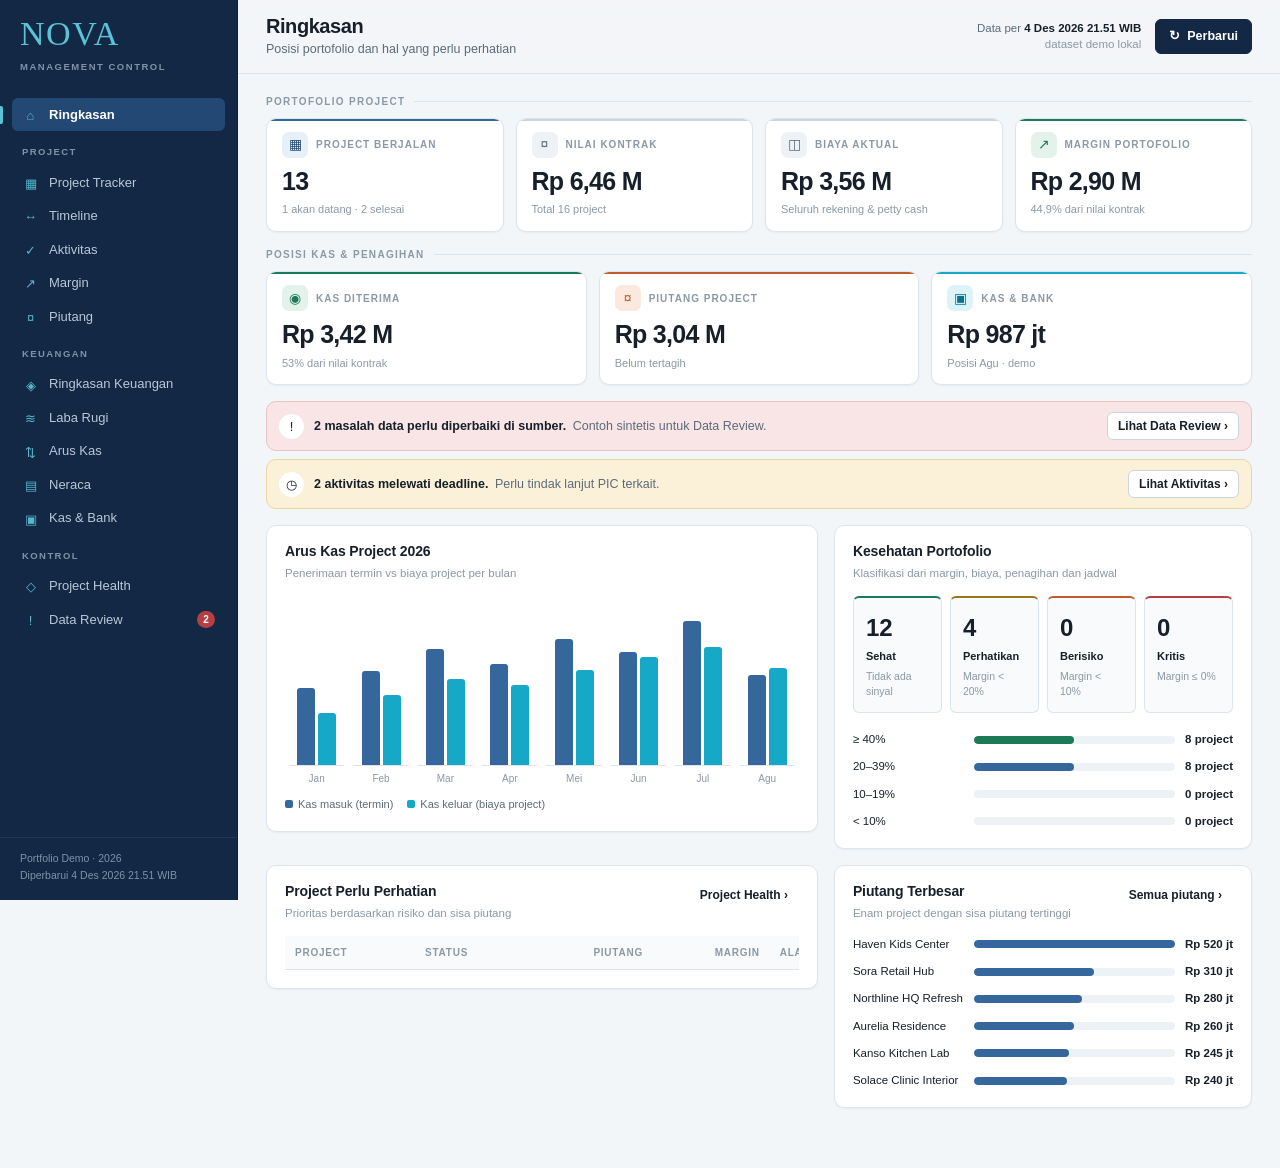
<file: project-finance-control-demo/index.html>
<!DOCTYPE html><html lang="id"><head><meta charset="utf-8"><meta name="viewport" content="width=device-width,initial-scale=1"><meta name="description" content="Management control portfolio demo dengan data sintetis."><title>NOVA Management Control — Portfolio Demo</title><link rel="stylesheet" href="styles.css"></head><body><div class="app"><aside class="sidebar" id="sidebar"><div class="sidebar__brand"><div class="brand-word">NOVA</div><div class="sidebar__sub">Management Control</div></div><nav class="sidebar__nav" id="nav" aria-label="Navigasi utama"></nav><div class="sidebar__foot">Portfolio Demo &middot; 2026<br><span id="footStamp">Data sintetis</span></div></aside><div class="main"><header class="topbar"><div class="topbar__in"><button class="btn menu-toggle" id="menuToggle" aria-label="Buka menu">☰</button><div><h1 class="topbar__title" id="pageTitle">Ringkasan</h1><div class="topbar__crumb" id="pageCrumb"></div></div><div class="topbar__right"><div class="stamp" id="stamp"></div><button class="btn btn--primary" id="refreshBtn"><span id="refreshIcon">↻</span><span id="refreshLabel">Perbarui</span></button></div></div></header><main class="content" id="view"></main></div></div><div class="drawer__scrim" id="drawerScrim" hidden></div><section class="drawer" id="drawer" hidden aria-label="Detail project"></section><script src="app.js"></script></body></html>
</file>
<file: assets/css/style.css>
/* =========================================================================
   Rizky Esa Gumilar — Strategic Finance & Decision Intelligence
   Design system: "Ledger & Lamp"
   A financial statement (ruled gutters, tabular figures, captioned sections)
   read under a single warm lamp on a near-black desk.
   ========================================================================= */

/* ---------- Fonts ---------- */
@font-face {
  font-family: 'Fraunces';
  src: url('../fonts/fraunces-var.woff2') format('woff2-variations');
  font-weight: 300 700;
  font-style: normal;
  font-display: swap;
}
@font-face {
  font-family: 'Fraunces';
  src: url('../fonts/fraunces-italic-var.woff2') format('woff2-variations');
  font-weight: 300 700;
  font-style: italic;
  font-display: swap;
}
@font-face {
  font-family: 'Jakarta';
  src: url('../fonts/jakarta-var.woff2') format('woff2-variations');
  font-weight: 300 800;
  font-style: normal;
  font-display: swap;
}
@font-face {
  font-family: 'PlexMono';
  src: url('../fonts/plexmono-400.woff2') format('woff2');
  font-weight: 400;
  font-style: normal;
  font-display: swap;
}
@font-face {
  font-family: 'PlexMono';
  src: url('../fonts/plexmono-500.woff2') format('woff2');
  font-weight: 500;
  font-style: normal;
  font-display: swap;
}

/* ---------- Tokens ---------- */
:root {
  color-scheme: dark;

  --ink: #0a0b0d;
  --ink-raised: #101114;
  --surface: #14161a;
  --surface-2: #191b20;
  --line: #24262b;
  --line-warm: #2f2a21;

  --text: #f2efe9;
  --text-2: #a9a69e;
  --text-3: #85827a;

  --brass: #e3b15c;
  --brass-deep: #bb862b;
  --brass-wash: rgba(227, 177, 92, 0.09);

  /* Categorical series — validated against the dark chart surface for
     lightness band, chroma, CVD separation and contrast. Do not hand-edit. */
  --s1: #bb862b;
  --s2: #5c8fdb;
  --s3: #d65e33;
  --s4: #1fa377;

  /* Status — reserved, always shipped with an icon or label */
  --st-good: #0ca30c;
  --st-warn: #fab219;
  --st-serious: #ec835a;
  --st-critical: #d03b3b;

  --grid-line: #23252a;
  --axis: #33353b;

  --font-display: 'Fraunces', Georgia, 'Times New Roman', serif;
  --font-body: 'Jakarta', system-ui, -apple-system, 'Segoe UI', sans-serif;
  --font-mono: 'PlexMono', ui-monospace, 'Cascadia Mono', Consolas, monospace;

  --page: min(1240px, 100% - 2.5rem);
  --rhythm: clamp(5rem, 9vw, 8.5rem);
  --radius: 4px;
  --ease: cubic-bezier(0.22, 0.61, 0.36, 1);
}

/* ---------- Reset ---------- */
*,
*::before,
*::after {
  box-sizing: border-box;
}
html {
  -webkit-text-size-adjust: 100%;
  scroll-behavior: smooth;
}
body {
  margin: 0;
  background: var(--ink);
  color: var(--text);
  font-family: var(--font-body);
  font-size: 1rem;
  line-height: 1.7;
  font-weight: 400;
  -webkit-font-smoothing: antialiased;
  overflow-x: hidden;
}
img {
  max-width: 100%;
  display: block;
}
a {
  color: inherit;
  text-decoration: none;
}
button {
  font: inherit;
  color: inherit;
  background: none;
  border: 0;
  cursor: pointer;
}
h1,
h2,
h3,
h4,
p,
figure,
ul,
ol {
  margin: 0;
}
ul,
ol {
  padding: 0;
  list-style: none;
}
:focus-visible {
  outline: 2px solid var(--brass);
  outline-offset: 3px;
  border-radius: 2px;
}
::selection {
  background: var(--brass);
  color: #14100a;
}

.u-visually-hidden {
  position: absolute;
  width: 1px;
  height: 1px;
  margin: -1px;
  padding: 0;
  overflow: hidden;
  clip: rect(0 0 0 0);
  white-space: nowrap;
  border: 0;
}
.skip-link {
  position: absolute;
  left: 1rem;
  top: -4rem;
  z-index: 200;
  padding: 0.65rem 1rem;
  background: var(--brass);
  color: #14100a;
  font-weight: 600;
  font-size: 0.85rem;
  transition: top 0.2s var(--ease);
}
.skip-link:focus {
  top: 1rem;
}

/* ---------- Typography primitives ---------- */
.eyebrow {
  font-family: var(--font-mono);
  font-size: 0.66rem;
  letter-spacing: 0.24em;
  text-transform: uppercase;
  color: var(--text-3);
  font-weight: 500;
}
.eyebrow--brass {
  color: var(--brass-deep);
}
.display {
  font-family: var(--font-display);
  font-weight: 400;
  font-variation-settings: 'opsz' 120, 'SOFT' 0, 'WONK' 0;
  letter-spacing: -0.025em;
  line-height: 1.02;
}
.lead {
  font-size: clamp(1.02rem, 0.95rem + 0.4vw, 1.2rem);
  color: var(--text-2);
  line-height: 1.72;
  max-width: 62ch;
}
.muted {
  color: var(--text-3);
}
.accent {
  color: var(--brass);
}
.accent-italic {
  color: var(--brass);
  font-style: italic;
  font-variation-settings: 'opsz' 120, 'SOFT' 20, 'WONK' 1;
}
.num {
  font-variant-numeric: tabular-nums;
}

/* ---------- Layout ---------- */
.page {
  width: var(--page);
  margin-inline: auto;
}
.section {
  padding-block: var(--rhythm);
  position: relative;
}
.section--tight {
  padding-block: clamp(3.5rem, 6vw, 5.5rem);
}
.section-rule {
  height: 1px;
  background: var(--line);
  border: 0;
  margin: 0;
}

/* Section caption — set like a line in a financial statement */
.caption {
  display: grid;
  grid-template-columns: auto 1fr auto;
  align-items: center;
  gap: 1.1rem;
  margin-bottom: clamp(1.75rem, 3vw, 2.75rem);
}
.caption__rule {
  height: 1px;
  background: linear-gradient(90deg, var(--line-warm), transparent);
}
.caption__index {
  font-family: var(--font-mono);
  font-size: 0.66rem;
  letter-spacing: 0.16em;
  color: var(--text-3);
}

/* ---------- Buttons ---------- */
.btn {
  display: inline-flex;
  align-items: center;
  gap: 0.6rem;
  min-height: 48px;
  padding: 0 1.35rem;
  font-size: 0.92rem;
  font-weight: 600;
  letter-spacing: -0.005em;
  border-radius: 2px;
  transition: background 0.25s var(--ease), color 0.25s var(--ease),
    border-color 0.25s var(--ease), transform 0.25s var(--ease);
}
.btn__arrow {
  transition: transform 0.3s var(--ease);
}
.btn:hover .btn__arrow {
  transform: translateX(4px);
}
.btn--primary {
  background: var(--brass);
  color: #16110a;
  border: 1px solid var(--brass);
}
.btn--primary:hover {
  background: #f0c176;
  border-color: #f0c176;
}
.btn--ghost {
  border: 1px solid var(--line-warm);
  color: var(--text);
}
.btn--ghost:hover {
  border-color: var(--brass-deep);
  color: var(--brass);
}
.btn--sm {
  min-height: 40px;
  font-size: 0.82rem;
  padding: 0 1rem;
}

/* ---------- Scroll progress ---------- */
.scroll-rule {
  position: fixed;
  inset: 0 auto auto 0;
  height: 2px;
  width: 100%;
  transform: scaleX(0);
  transform-origin: 0 50%;
  background: linear-gradient(90deg, var(--brass-deep), var(--brass));
  z-index: 90;
  pointer-events: none;
}

/* ---------- Navigation ---------- */
.nav {
  position: sticky;
  top: 0;
  z-index: 80;
  background: rgba(10, 11, 13, 0.72);
  backdrop-filter: blur(16px);
  -webkit-backdrop-filter: blur(16px);
  border-bottom: 1px solid transparent;
  transition: border-color 0.3s var(--ease), background 0.3s var(--ease);
}
.nav.is-stuck {
  border-bottom-color: var(--line);
  background: rgba(10, 11, 13, 0.92);
}
.nav__inner {
  display: flex;
  align-items: center;
  justify-content: space-between;
  gap: 1.5rem;
  min-height: 72px;
}
.brand {
  display: flex;
  align-items: center;
  gap: 0.7rem;
  font-weight: 600;
  font-size: 0.92rem;
  letter-spacing: -0.01em;
}
.brand__mark {
  width: 30px;
  height: 30px;
  flex: none;
}
.brand__name {
  white-space: nowrap;
}
.brand__role {
  display: block;
  font-family: var(--font-mono);
  font-size: 0.56rem;
  letter-spacing: 0.13em;
  text-transform: uppercase;
  color: var(--text-3);
  font-weight: 400;
  white-space: nowrap;
}
.nav__links {
  display: flex;
  align-items: center;
  gap: 1.35rem;
  font-size: 0.82rem;
  color: var(--text-2);
  white-space: nowrap;
}
.nav__cta-mobile {
  display: none;
}
.nav__links a {
  position: relative;
  padding: 0.4rem 0.25rem;
  min-width: 26px;
  text-align: center;
  transition: color 0.2s var(--ease);
}
.nav__links a::after {
  content: '';
  position: absolute;
  left: 0;
  bottom: 0;
  width: 100%;
  height: 1px;
  background: var(--brass);
  transform: scaleX(0);
  transform-origin: 0 50%;
  transition: transform 0.28s var(--ease);
}
.nav__links a:hover,
.nav__links a.is-active {
  color: var(--text);
}
.nav__links a:hover::after,
.nav__links a.is-active::after {
  transform: scaleX(1);
}
.nav__end {
  display: flex;
  align-items: center;
  gap: 1rem;
}

/* Language toggle */
.lang {
  display: inline-flex;
  border: 1px solid var(--line);
  border-radius: 2px;
  overflow: hidden;
}
.lang__btn {
  font-family: var(--font-mono);
  font-size: 0.68rem;
  letter-spacing: 0.1em;
  padding: 0.45rem 0.6rem;
  color: var(--text-3);
  transition: background 0.2s var(--ease), color 0.2s var(--ease);
}
.lang__btn[aria-pressed='true'] {
  background: var(--brass-wash);
  color: var(--brass);
}
.nav__toggle {
  display: none;
  width: 44px;
  height: 44px;
  align-items: center;
  justify-content: center;
}
.nav__toggle span,
.nav__toggle span::before,
.nav__toggle span::after {
  display: block;
  width: 20px;
  height: 1.5px;
  background: var(--text);
  transition: transform 0.28s var(--ease), opacity 0.2s var(--ease);
}
.nav__toggle span::before,
.nav__toggle span::after {
  content: '';
  position: absolute;
}
.nav__toggle span::before {
  transform: translateY(-6px);
}
.nav__toggle span::after {
  transform: translateY(6px);
}
.nav.is-open .nav__toggle span {
  background: transparent;
}
.nav.is-open .nav__toggle span::before {
  transform: rotate(45deg);
}
.nav.is-open .nav__toggle span::after {
  transform: rotate(-45deg);
}

/* ---------- Hero ---------- */
.hero {
  position: relative;
  padding-top: clamp(2.5rem, 5vw, 4.5rem);
  padding-bottom: clamp(2rem, 4vw, 3.5rem);
  overflow: hidden;
}
.hero__lamp {
  position: absolute;
  top: -18%;
  right: -6%;
  width: min(70vw, 900px);
  aspect-ratio: 1;
  background: radial-gradient(
    circle at 50% 50%,
    rgba(227, 177, 92, 0.14),
    rgba(227, 177, 92, 0.05) 42%,
    transparent 68%
  );
  pointer-events: none;
  z-index: 0;
}
.hero__ledger {
  position: absolute;
  inset: 0;
  background-image: repeating-linear-gradient(
    to bottom,
    rgba(255, 255, 255, 0.028) 0 1px,
    transparent 1px 44px
  );
  mask-image: linear-gradient(to bottom, transparent, #000 22%, #000 68%, transparent);
  pointer-events: none;
  z-index: 0;
}
.hero__grid {
  position: relative;
  z-index: 1;
  display: grid;
  grid-template-columns: minmax(0, 1.05fr) minmax(0, 0.95fr);
  grid-template-areas:
    'head portrait'
    'body portrait';
  column-gap: clamp(1.5rem, 4vw, 4rem);
  align-content: center;
  min-height: min(76vh, 720px);
}
.hero__head {
  grid-area: head;
  align-self: end;
}
.hero__body {
  grid-area: body;
  align-self: start;
}
.hero__portrait {
  grid-area: portrait;
}
.hero__title {
  font-size: clamp(3rem, 1.4rem + 6.4vw, 6.2rem);
  margin-block: 1.4rem 1.6rem;
}
.hero__title .hero__line {
  display: block;
  overflow: hidden;
}
.hero__title .hero__line > span {
  display: block;
}
.hero__sub {
  max-width: 46ch;
}
.hero__progression {
  display: flex;
  flex-wrap: wrap;
  align-items: center;
  gap: 0.55rem 0.85rem;
  margin-top: 2.2rem;
  padding-top: 1.4rem;
  border-top: 1px solid var(--line);
  font-family: var(--font-mono);
  font-size: 0.68rem;
  letter-spacing: 0.13em;
  text-transform: uppercase;
  color: var(--text-3);
}
.hero__progression b {
  color: var(--brass);
  font-weight: 500;
}
.hero__progression i {
  font-style: normal;
  color: var(--line-warm);
}
.hero__actions {
  display: flex;
  flex-wrap: wrap;
  gap: 0.8rem;
  margin-top: 2rem;
}
.hero__portrait {
  position: relative;
  justify-self: end;
  width: 100%;
  max-width: 520px;
}
.hero__portrait img {
  width: 100%;
  height: auto;
  --portrait-mask: radial-gradient(
    82% 68% at 50% 38%,
    #000 42%,
    rgba(0, 0, 0, 0.86) 62%,
    rgba(0, 0, 0, 0.35) 82%,
    transparent 100%
  );
  mask-image: var(--portrait-mask);
  -webkit-mask-image: var(--portrait-mask);
  will-change: transform;
}
.hero__caption {
  position: absolute;
  left: 0;
  bottom: 4%;
  display: flex;
  align-items: center;
  gap: 0.7rem;
  font-family: var(--font-mono);
  font-size: 0.66rem;
  letter-spacing: 0.14em;
  text-transform: uppercase;
  color: var(--text-3);
}
.hero__caption::before {
  content: '';
  width: 34px;
  height: 1px;
  background: var(--brass-deep);
}

/* ---------- Vision ---------- */
.vision {
  border-top: 1px solid var(--line);
  background: linear-gradient(180deg, var(--ink-raised), var(--ink));
}
.vision__grid {
  display: grid;
  grid-template-columns: minmax(0, 1.15fr) minmax(0, 0.95fr);
  gap: clamp(2rem, 5vw, 4.5rem);
  align-items: center;
}
.vision__statement {
  font-size: clamp(1.65rem, 1rem + 2.6vw, 3.1rem);
  line-height: 1.16;
  letter-spacing: -0.02em;
  max-width: 20ch;
}
.vision__aside {
  padding-top: 0.5rem;
}
.vision__note {
  color: var(--text-2);
  font-size: 0.98rem;
  max-width: 40ch;
}
.vision__gap {
  margin-top: 2rem;
  display: grid;
  gap: 0.75rem;
}
.gap-item {
  display: grid;
  grid-template-columns: auto 1fr;
  gap: 0.9rem;
  align-items: baseline;
  padding-bottom: 0.75rem;
  border-bottom: 1px solid var(--line);
}
.gap-item__k {
  font-family: var(--font-mono);
  font-size: 0.66rem;
  letter-spacing: 0.14em;
  color: var(--brass-deep);
}
.gap-item__v {
  font-size: 0.92rem;
  color: var(--text-2);
}

/* ---------- Decision Compression ---------- */
.compress {
  border-top: 1px solid var(--line);
  position: relative;
  padding-bottom: 0;
}
.compress__stage {
  position: relative;
  height: 420vh;
}
.compress__sticky {
  position: sticky;
  top: 72px;
  height: calc(100vh - 72px);
  min-height: 520px;
  display: grid;
  grid-template-rows: auto 1fr auto;
  gap: 0.75rem;
  padding-block: clamp(1rem, 3vh, 2rem);
}
.compress__canvas-wrap {
  position: relative;
  min-height: 0;
}
.compress__canvas {
  position: absolute;
  inset: 0;
  width: 100%;
  height: 100%;
  display: block;
}
.compress__legend {
  display: flex;
  align-items: flex-start;
  justify-content: space-between;
  gap: 2rem;
  flex-wrap: wrap;
}
.compress__step {
  max-width: 34ch;
}
.compress__step-title {
  font-family: var(--font-display);
  font-size: clamp(1.35rem, 1rem + 1.4vw, 2.1rem);
  line-height: 1.15;
  letter-spacing: -0.02em;
  font-variation-settings: 'opsz' 90;
  margin-bottom: 0.4rem;
  min-height: 2.4em;
}
.compress__step-body {
  color: var(--text-2);
  font-size: 0.95rem;
  min-height: 3.4em;
}
.compress__ticks {
  display: flex;
  gap: 0.4rem;
  align-items: center;
}
.compress__tick {
  width: 42px;
  height: 2px;
  background: var(--line);
  position: relative;
  overflow: hidden;
}
.compress__tick::after {
  content: '';
  position: absolute;
  inset: 0;
  background: var(--brass);
  transform: scaleX(0);
  transform-origin: 0 50%;
  transition: transform 0.35s var(--ease);
}
.compress__tick.is-done::after {
  transform: scaleX(1);
}
.compress__tick.is-active::after {
  transform: scaleX(0.5);
}
.compress__payoff {
  font-family: var(--font-display);
  font-size: clamp(1.1rem, 0.9rem + 0.8vw, 1.5rem);
  color: var(--text);
  letter-spacing: -0.015em;
  max-width: 34ch;
  text-align: right;
  margin-left: auto;
}

/* Static fallback for reduced motion / no-JS */
.compress__static {
  display: none;
  gap: 1px;
  grid-template-columns: repeat(5, minmax(0, 1fr));
  background: var(--line);
  border: 1px solid var(--line);
}
.compress__static-cell {
  background: var(--ink);
  padding: 1.4rem 1.1rem;
}
.compress__static-cell h3 {
  font-family: var(--font-display);
  font-size: 1.1rem;
  margin-bottom: 0.4rem;
}
.compress__static-cell p {
  font-size: 0.86rem;
  color: var(--text-2);
}

/* ---------- Decision intelligence matrix ---------- */
.matrix {
  display: grid;
  grid-template-columns: minmax(0, 0.9fr) minmax(0, 1.35fr);
  gap: clamp(1.5rem, 3vw, 3rem);
  align-items: start;
}
.matrix__list {
  display: grid;
  gap: 1px;
  background: var(--line);
  border-block: 1px solid var(--line);
}
.matrix__btn {
  display: grid;
  grid-template-columns: auto 1fr auto;
  align-items: center;
  gap: 1rem;
  width: 100%;
  text-align: left;
  padding: 1.15rem 1rem;
  background: var(--ink);
  transition: background 0.24s var(--ease), padding-left 0.24s var(--ease);
}
.matrix__btn:hover {
  background: var(--surface);
}
.matrix__btn[aria-selected='true'] {
  background: var(--surface);
  padding-left: 1.35rem;
  box-shadow: inset 2px 0 0 var(--brass);
}
.matrix__btn-k {
  font-family: var(--font-mono);
  font-size: 0.66rem;
  color: var(--text-3);
}
.matrix__btn-t {
  font-family: var(--font-display);
  font-size: clamp(1rem, 0.94rem + 0.32vw, 1.18rem);
  font-weight: 400;
  line-height: 1.25;
  letter-spacing: -0.018em;
  font-variation-settings: 'opsz' 90;
  display: block;
}
.matrix__btn-q {
  display: block;
  font-family: var(--font-mono);
  font-size: 0.62rem;
  letter-spacing: 0.16em;
  text-transform: uppercase;
  color: var(--text-3);
  font-weight: 400;
  margin-top: 0.35rem;
}
.matrix__btn[aria-selected='true'] .matrix__btn-q {
  color: var(--brass-deep);
}
.matrix__panel-k {
  font-family: var(--font-mono);
  font-size: 0.62rem;
  letter-spacing: 0.18em;
  text-transform: uppercase;
  color: var(--brass-deep);
  display: block;
  margin-bottom: 0.8rem;
}
.matrix__arrow {
  color: var(--brass);
  opacity: 0;
  transition: opacity 0.24s var(--ease);
}
.matrix__btn[aria-selected='true'] .matrix__arrow {
  opacity: 1;
}
.matrix__panel {
  border: 1px solid var(--line);
  background: var(--surface);
  padding: clamp(1.4rem, 2.6vw, 2.2rem);
  min-height: 100%;
}
.matrix__q {
  font-family: var(--font-display);
  font-size: clamp(1.3rem, 1rem + 1.2vw, 1.85rem);
  line-height: 1.22;
  letter-spacing: -0.02em;
  margin-bottom: 1.4rem;
}
.matrix__cols {
  display: grid;
  grid-template-columns: repeat(auto-fit, minmax(190px, 1fr));
  gap: 1.6rem;
}
.matrix__sub {
  font-family: var(--font-mono);
  font-size: 0.62rem;
  letter-spacing: 0.18em;
  text-transform: uppercase;
  color: var(--text-3);
  margin-bottom: 0.7rem;
}
.matrix__items li {
  font-size: 0.9rem;
  color: var(--text-2);
  padding: 0.32rem 0 0.32rem 1rem;
  position: relative;
}
.matrix__items li::before {
  content: '';
  position: absolute;
  left: 0;
  top: 0.95em;
  width: 5px;
  height: 1px;
  background: var(--brass-deep);
}
.matrix__decisions {
  display: flex;
  flex-wrap: wrap;
  gap: 0.5rem;
}
.matrix__decision {
  font-family: var(--font-mono);
  font-size: 0.7rem;
  letter-spacing: 0.06em;
  padding: 0.35rem 0.6rem;
  border: 1px solid var(--line-warm);
  color: var(--brass);
  background: var(--brass-wash);
}

/* ---------- Case studies ---------- */
.work__intro {
  display: grid;
  grid-template-columns: minmax(0, 1fr) minmax(0, 0.8fr);
  gap: clamp(1.5rem, 4vw, 4rem);
  align-items: end;
}
.work__title {
  font-size: clamp(2rem, 1.3rem + 2.6vw, 3.4rem);
  max-width: 18ch;
}
.case {
  border-top: 1px solid var(--line);
  padding-top: clamp(2rem, 4vw, 3.5rem);
  margin-top: clamp(2.5rem, 5vw, 4.5rem);
}
.case__head {
  display: grid;
  grid-template-columns: minmax(0, 1fr) minmax(0, 1fr);
  gap: clamp(1.2rem, 3vw, 3rem);
  align-items: start;
  margin-bottom: clamp(1.6rem, 3vw, 2.4rem);
}
.case__index {
  font-family: var(--font-mono);
  font-size: 0.7rem;
  letter-spacing: 0.2em;
  color: var(--brass-deep);
  display: block;
  margin-bottom: 0.8rem;
}
.case__name {
  font-size: clamp(1.6rem, 1.1rem + 2vw, 2.6rem);
  line-height: 1.1;
  max-width: 16ch;
}
.case__q {
  font-family: var(--font-display);
  font-size: clamp(1.05rem, 0.9rem + 0.8vw, 1.4rem);
  line-height: 1.4;
  color: var(--brass);
  font-style: italic;
  font-variation-settings: 'opsz' 100, 'SOFT' 20, 'WONK' 1;
  padding-left: 1.2rem;
  border-left: 1px solid var(--brass-deep);
  margin-bottom: 1rem;
}
.case__blurb {
  color: var(--text-2);
  font-size: 0.96rem;
  max-width: 52ch;
}

/* Key signal — the management implication, ahead of any chart */
.case__signal {
  display: grid;
  grid-template-columns: auto minmax(0, 1fr);
  gap: 1.25rem 1.6rem;
  align-items: baseline;
  padding: clamp(1.1rem, 2.2vw, 1.6rem) clamp(1.1rem, 2.4vw, 1.9rem);
  margin-bottom: clamp(1.2rem, 2.4vw, 1.8rem);
  background: linear-gradient(100deg, rgba(227, 177, 92, 0.07), rgba(227, 177, 92, 0));
  border-left: 2px solid var(--brass-deep);
}
.case__signal-k {
  font-family: var(--font-mono);
  font-size: 0.62rem;
  letter-spacing: 0.2em;
  text-transform: uppercase;
  color: var(--brass-deep);
  white-space: nowrap;
  padding-top: 0.35em;
}
.case__signal-t {
  font-size: clamp(1.15rem, 0.95rem + 1.05vw, 1.72rem);
  line-height: 1.32;
  letter-spacing: -0.018em;
  color: var(--text);
  max-width: 46ch;
}

/* Report panel */
.report {
  border: 1px solid var(--line);
  background: var(--surface);
}
.report__bar {
  display: flex;
  align-items: center;
  justify-content: space-between;
  gap: 1rem;
  flex-wrap: wrap;
  padding: 0.75rem 1rem;
  border-bottom: 1px solid var(--line);
  background: var(--surface-2);
}
.report__title {
  font-family: var(--font-mono);
  font-size: 0.68rem;
  letter-spacing: 0.16em;
  text-transform: uppercase;
  color: var(--text-2);
}
.report__controls {
  display: flex;
  align-items: center;
  gap: 0.4rem;
  flex-wrap: wrap;
}
.chip {
  font-family: var(--font-mono);
  font-size: 0.68rem;
  letter-spacing: 0.06em;
  padding: 0.4rem 0.7rem;
  border: 1px solid var(--line);
  color: var(--text-3);
  background: transparent;
  transition: color 0.2s var(--ease), border-color 0.2s var(--ease),
    background 0.2s var(--ease);
  min-height: 32px;
}
.chip:hover {
  color: var(--text);
  border-color: var(--line-warm);
}
.chip[aria-pressed='true'],
.chip[aria-selected='true'] {
  color: var(--brass);
  border-color: var(--brass-deep);
  background: var(--brass-wash);
}
.report__body {
  padding: clamp(1rem, 2.2vw, 1.75rem);
}
/* Quiet stamp on the report header: the numbers carry their own provenance
   without a paragraph of disclaimer under every panel. */
.report__stamp {
  margin-left: 0.7rem;
  padding: 0.15rem 0.45rem;
  border: 1px solid var(--line-warm);
  color: var(--text-3);
  font-size: 0.58rem;
  letter-spacing: 0.14em;
  white-space: nowrap;
}

/* KPI row */
.kpis {
  display: grid;
  grid-template-columns: repeat(auto-fit, minmax(150px, 1fr));
  gap: 1px;
  background: var(--line);
  border: 1px solid var(--line);
  margin-bottom: 1.25rem;
}
.kpi {
  background: var(--surface);
  padding: 0.95rem 1rem 1.05rem;
}
.kpi__label {
  font-family: var(--font-mono);
  font-size: 0.62rem;
  letter-spacing: 0.14em;
  text-transform: uppercase;
  color: var(--text-3);
  display: block;
  margin-bottom: 0.5rem;
}
.kpi__value {
  font-size: clamp(1.15rem, 1rem + 0.7vw, 1.5rem);
  font-weight: 600;
  letter-spacing: -0.02em;
  line-height: 1.1;
}
.kpi__meta {
  font-size: 0.75rem;
  color: var(--text-3);
  margin-top: 0.35rem;
}
.kpi--accent .kpi__value {
  color: var(--brass);
}

.viz-grid {
  display: grid;
  gap: 1.25rem;
}
.viz-grid--2 {
  grid-template-columns: repeat(auto-fit, minmax(320px, 1fr));
}
.viz {
  min-width: 0;
}
.viz__head {
  display: flex;
  align-items: baseline;
  justify-content: space-between;
  gap: 1rem;
  margin-bottom: 0.85rem;
}
.viz__title {
  font-size: 0.92rem;
  font-weight: 600;
  letter-spacing: -0.01em;
}
.viz__note {
  font-size: 0.74rem;
  color: var(--text-3);
}
.viz__scroll {
  overflow-x: auto;
  overflow-y: hidden;
}
.viz svg {
  display: block;
  width: 100%;
  height: auto;
  overflow: visible;
}

/* Chart primitives */
.ch-grid line {
  stroke: var(--grid-line);
  stroke-width: 1;
  shape-rendering: crispEdges;
}
.ch-axis line,
.ch-axis path {
  stroke: var(--axis);
  stroke-width: 1;
  shape-rendering: crispEdges;
}
.ch-tick {
  font-family: var(--font-mono);
  font-size: 9.5px;
  fill: var(--text-3);
  font-variant-numeric: tabular-nums;
}
.ch-label {
  font-family: var(--font-body);
  font-size: 11px;
  fill: var(--text-2);
}
.ch-value {
  font-family: var(--font-body);
  font-size: 11px;
  font-weight: 600;
  fill: var(--text);
}
.ch-bar {
  transition: opacity 0.18s var(--ease);
}
.ch-hit {
  fill: transparent;
  cursor: default;
}
.ch-dim {
  opacity: 0.35;
}

.legend {
  display: flex;
  flex-wrap: wrap;
  gap: 0.35rem 1rem;
  margin-top: 0.75rem;
}
.legend__item {
  display: inline-flex;
  align-items: center;
  gap: 0.4rem;
  font-size: 0.76rem;
  color: var(--text-2);
}
.legend__swatch {
  width: 10px;
  height: 10px;
  flex: none;
  border-radius: 1px;
}

/* Tooltip */
.tip {
  position: fixed;
  z-index: 120;
  pointer-events: none;
  background: #05060a;
  border: 1px solid var(--line-warm);
  padding: 0.5rem 0.65rem;
  font-size: 0.78rem;
  line-height: 1.45;
  color: var(--text);
  box-shadow: 0 10px 30px rgba(0, 0, 0, 0.55);
  opacity: 0;
  transform: translate(-50%, -115%);
  transition: opacity 0.12s var(--ease);
  max-width: 260px;
}
.tip.is-on {
  opacity: 1;
}
.tip__k {
  font-family: var(--font-mono);
  font-size: 0.64rem;
  letter-spacing: 0.12em;
  text-transform: uppercase;
  color: var(--text-3);
  display: block;
}
.tip__row {
  display: flex;
  justify-content: space-between;
  gap: 1.1rem;
  font-variant-numeric: tabular-nums;
}
.tip__row b {
  font-weight: 600;
}

/* Data table view */
.data-table {
  width: 100%;
  border-collapse: collapse;
  font-size: 0.82rem;
  font-variant-numeric: tabular-nums;
}
.data-table caption {
  text-align: left;
  font-family: var(--font-mono);
  font-size: 0.64rem;
  letter-spacing: 0.14em;
  text-transform: uppercase;
  color: var(--text-3);
  padding-bottom: 0.6rem;
}
.data-table th,
.data-table td {
  padding: 0.5rem 0.7rem;
  border-bottom: 1px solid var(--line);
  text-align: right;
}
.data-table th:first-child,
.data-table td:first-child {
  text-align: left;
}
.data-table thead th {
  font-family: var(--font-mono);
  font-size: 0.64rem;
  letter-spacing: 0.1em;
  text-transform: uppercase;
  color: var(--text-3);
  font-weight: 500;
}
.table-wrap {
  overflow-x: auto;
}
.is-hidden {
  display: none !important;
}

/* Signals + decisions */
.case__outcome {
  display: grid;
  grid-template-columns: repeat(auto-fit, minmax(260px, 1fr));
  gap: clamp(1.2rem, 3vw, 2.5rem);
  margin-top: clamp(1.5rem, 3vw, 2.25rem);
}
.outcome__head {
  font-family: var(--font-mono);
  font-size: 0.62rem;
  letter-spacing: 0.18em;
  text-transform: uppercase;
  color: var(--text-3);
  margin-bottom: 0.85rem;
  padding-bottom: 0.5rem;
  border-bottom: 1px solid var(--line);
}
.signal-list li {
  display: grid;
  grid-template-columns: auto 1fr;
  gap: 0.75rem;
  font-size: 0.9rem;
  color: var(--text-2);
  padding: 0.45rem 0;
}
.signal-list li b {
  color: var(--text);
  font-weight: 600;
}
.signal-list__i {
  font-family: var(--font-mono);
  font-size: 0.64rem;
  color: var(--brass-deep);
  padding-top: 0.2em;
}
.enabler {
  font-size: 0.82rem;
  color: var(--text-3);
  line-height: 1.65;
}
.enabler b {
  color: var(--text-2);
  font-weight: 500;
}

/* Status pill */
.status {
  display: inline-flex;
  align-items: center;
  gap: 0.4rem;
  font-family: var(--font-mono);
  font-size: 0.68rem;
  letter-spacing: 0.04em;
  white-space: nowrap;
}
.status__dot {
  width: 8px;
  height: 8px;
  border-radius: 50%;
  flex: none;
}

/* ---------- How I work ---------- */
.method {
  border-top: 1px solid var(--line);
  background: linear-gradient(180deg, var(--ink), var(--ink-raised));
}
.method__stage {
  position: relative;
  height: 360vh;
}
.method__sticky {
  position: sticky;
  top: 72px;
  min-height: calc(100vh - 72px);
  display: grid;
  align-content: center;
  gap: clamp(1rem, 2.4vw, 2rem);
  padding-block: clamp(1.5rem, 4vh, 3rem);
}
.method__viewport {
  max-height: min(56vh, 520px);
}
.method__grid {
  display: grid;
  grid-template-columns: minmax(0, 0.85fr) minmax(0, 1.15fr);
  gap: clamp(1.5rem, 4vw, 3.5rem);
  align-items: center;
}
.method__beats {
  display: grid;
  gap: 0.15rem;
}
.method__beat {
  position: relative;
  display: grid;
  grid-template-columns: auto 1fr;
  gap: 1rem;
  padding: 0.8rem 0;
  border-bottom: 1px solid var(--line);
  opacity: 0.3;
  transition: opacity 0.4s var(--ease);
}
.method__beat.is-done {
  opacity: 0.55;
}
.method__beat.is-active {
  opacity: 1;
}
/* Per-beat progress: every scroll movement shows narrative progress. */
.method__beat-bar {
  position: absolute;
  left: 0;
  bottom: -1px;
  width: 100%;
  height: 1px;
  background: var(--brass-deep);
  transform: scaleX(var(--sub, 0));
  transform-origin: 0 50%;
}
.method__beat.is-active .method__beat-bar {
  background: var(--brass);
  height: 2px;
}
.method__beat-k {
  font-family: var(--font-mono);
  font-size: 0.66rem;
  color: var(--brass-deep);
  padding-top: 0.35em;
}
.method__beat-t {
  font-size: 1.02rem;
  font-weight: 600;
  letter-spacing: -0.01em;
}
.method__beat-d {
  font-size: 0.86rem;
  color: var(--text-2);
  margin-top: 0.15rem;
  display: none;
}
.method__beat.is-active .method__beat-d {
  display: block;
}
.method__viewport {
  position: relative;
  aspect-ratio: 16 / 11;
  border: 1px solid var(--line);
  background: var(--surface);
  overflow: hidden;
}
/* Beat one is typographic: the question itself, not a second portrait. */
.method__opening {
  position: absolute;
  inset: 0;
  display: grid;
  align-content: center;
  gap: 1.1rem;
  padding: clamp(1.2rem, 4vw, 3rem);
  background: radial-gradient(120% 90% at 18% 18%, rgba(227, 177, 92, 0.08), transparent 62%), var(--ink);
  transition: opacity 0.6s var(--ease), transform 1.6s var(--ease);
  transform-origin: 30% 50%;
}
.method__opening-k {
  font-family: var(--font-mono);
  font-size: 0.62rem;
  letter-spacing: 0.2em;
  text-transform: uppercase;
  color: var(--brass-deep);
}
.method__quote {
  font-family: var(--font-display);
  font-size: clamp(1.15rem, 0.85rem + 1.25vw, 1.9rem);
  line-height: 1.28;
  letter-spacing: -0.02em;
  max-width: 26ch;
  text-wrap: balance;
}
.method__report {
  position: absolute;
  inset: 0;
  padding: clamp(0.9rem, 2vw, 1.5rem);
  display: grid;
  grid-template-rows: auto auto 1fr;
  gap: 0.75rem;
  opacity: 0;
  transition: opacity 0.5s var(--ease);
}
.method__report.is-on {
  opacity: 1;
}
.method__report-bar {
  display: flex;
  align-items: center;
  justify-content: space-between;
  font-family: var(--font-mono);
  font-size: 0.6rem;
  letter-spacing: 0.14em;
  text-transform: uppercase;
  color: var(--text-3);
  border-bottom: 1px solid var(--line);
  padding-bottom: 0.5rem;
}
.method__sources {
  display: grid;
  grid-template-columns: repeat(5, 1fr);
  gap: 0.4rem;
}
.method__source {
  border: 1px solid var(--line);
  padding: 0.4rem 0.35rem;
  font-family: var(--font-mono);
  font-size: 0.56rem;
  letter-spacing: 0.05em;
  color: var(--text-3);
  text-align: center;
  transform: translateY(6px);
  opacity: 0;
  transition: opacity 0.4s var(--ease), transform 0.4s var(--ease),
    border-color 0.4s var(--ease), color 0.4s var(--ease);
}
.method__source.is-on {
  opacity: 1;
  transform: none;
}
.method__source.is-checked {
  border-color: var(--brass-deep);
  color: var(--brass);
}
.method__panel {
  display: grid;
  grid-template-columns: 1.35fr 1fr;
  gap: 0.6rem;
  min-height: 0;
}
.method__chart {
  border: 1px solid var(--line);
  padding: 0.5rem;
  display: grid;
  align-items: end;
  grid-template-columns: repeat(7, 1fr);
  gap: 0.3rem;
  min-height: 0;
}
.method__col {
  display: block;
  width: 100%;
  align-self: end;
  background: var(--brass-deep);
  transform-origin: 50% 100%;
  transform: scaleY(0);
  transition: transform 0.5s var(--ease), background 0.5s var(--ease);
}
.method__col.is-on {
  transform: scaleY(1);
}
.method__col.is-signal {
  background: var(--brass);
}
.method__col.is-quiet {
  background: var(--line-warm);
}
.method__side {
  display: grid;
  gap: 0.4rem;
  align-content: start;
}
.method__stat {
  border: 1px solid var(--line);
  padding: 0.45rem 0.5rem;
  opacity: 0;
  transform: translateY(4px);
  transition: opacity 0.4s var(--ease), transform 0.4s var(--ease);
}
.method__stat.is-on {
  opacity: 1;
  transform: none;
}
.method__stat span {
  display: block;
  font-family: var(--font-mono);
  font-size: 0.54rem;
  letter-spacing: 0.12em;
  text-transform: uppercase;
  color: var(--text-3);
}
.method__stat b {
  font-size: 0.95rem;
  font-weight: 600;
  letter-spacing: -0.01em;
}
.method__stat.is-flag b {
  color: var(--brass);
}
.method__decide {
  position: absolute;
  left: 0;
  right: 0;
  bottom: 0;
  padding: clamp(0.9rem, 2vw, 1.5rem);
  background: linear-gradient(180deg, transparent, rgba(10, 11, 13, 0.96) 38%);
  display: flex;
  flex-wrap: wrap;
  gap: 0.4rem;
  opacity: 0;
  transform: translateY(8px);
  transition: opacity 0.45s var(--ease), transform 0.45s var(--ease);
}
.method__decide.is-on {
  opacity: 1;
  transform: none;
}

/* ---------- Supporting work ---------- */
.support__grid {
  display: grid;
  grid-template-columns: repeat(auto-fit, minmax(210px, 1fr));
  gap: 1px;
  background: var(--line);
  border: 1px solid var(--line);
}
.support__cell {
  background: var(--ink);
  padding: 1.3rem 1.15rem 1.5rem;
  transition: background 0.25s var(--ease);
}
.support__cell:hover {
  background: var(--surface);
}
.support__k {
  font-family: var(--font-mono);
  font-size: 0.62rem;
  letter-spacing: 0.16em;
  color: var(--brass-deep);
}
.support__t {
  font-size: 1rem;
  font-weight: 600;
  margin: 0.7rem 0 0.35rem;
  letter-spacing: -0.01em;
}
.support__d {
  font-size: 0.84rem;
  color: var(--text-2);
}

/* ---------- About ---------- */
.about {
  border-top: 1px solid var(--line);
  padding-bottom: clamp(3rem, 6vw, 5rem);
}
.about__grid {
  display: grid;
  grid-template-columns: minmax(0, 1.35fr) minmax(0, 0.65fr);
  gap: clamp(1.8rem, 4vw, 4.5rem);
  align-items: start;
}
.about__lede {
  font-size: clamp(1.7rem, 1.1rem + 2.4vw, 3.2rem);
  line-height: 1.1;
  letter-spacing: -0.028em;
  margin-bottom: clamp(2rem, 4vw, 3.2rem);
  display: flex;
  flex-wrap: wrap;
  gap: 0 0.6em;
}
.about__side {
  border-top: 1px solid var(--line-warm);
  padding-top: 1.2rem;
}
.about__lede span:nth-child(2) {
  color: var(--text-2);
}
.about__lede span:nth-child(3) {
  color: var(--text-3);
}
.about__facts {
  display: grid;
  gap: 0;
  margin: 0;
}
.about__fact {
  display: grid;
  gap: 0.25rem;
  padding: 0.85rem 0;
  border-bottom: 1px solid var(--line);
}
.about__fact:first-child {
  padding-top: 0;
}
.about__fact dt {
  font-family: var(--font-mono);
  font-size: 0.62rem;
  letter-spacing: 0.14em;
  text-transform: uppercase;
  color: var(--text-3);
  padding-top: 0.15rem;
}
.about__fact dd {
  margin: 0;
  font-size: 0.92rem;
  color: var(--text-2);
}
.about__linkedin {
  margin-top: 1.2rem;
  font-size: 0.86rem;
  color: var(--text-3);
}
.about__linkedin a {
  display: inline-block;
  padding: 0.3rem 0;
  color: var(--brass);
  border-bottom: 1px solid transparent;
  transition: border-color 0.2s var(--ease);
}
.about__linkedin a:hover {
  border-bottom-color: var(--brass-deep);
}
.about__body p + p {
  margin-top: 0.9rem;
}
.about__body {
  color: var(--text-2);
  max-width: 60ch;
}
.principles {
  display: grid;
  grid-template-columns: repeat(auto-fit, minmax(220px, 1fr));
  gap: clamp(1.5rem, 3vw, 3rem);
  padding-bottom: clamp(2rem, 4vw, 3rem);
  border-bottom: 1px solid var(--line-warm);
}
.close__label {
  margin-bottom: 1.1rem;
  color: var(--brass-deep);
}
.principle__k {
  font-family: var(--font-mono);
  font-size: 0.62rem;
  letter-spacing: 0.16em;
  color: var(--brass-deep);
  display: block;
  margin-bottom: 0.5rem;
}
.principle__t {
  font-size: 0.98rem;
  font-weight: 600;
  margin-bottom: 0.3rem;
}
.principle__d {
  font-size: 0.86rem;
  color: var(--text-2);
}

/* ---------- Contact ---------- */
.contact {
  border-top: 1px solid var(--line);
  background: linear-gradient(180deg, var(--ink-raised), var(--ink));
}
.contact__grid {
  display: grid;
  grid-template-columns: minmax(0, 1.15fr) minmax(0, 0.85fr);
  gap: clamp(2rem, 5vw, 4.5rem);
  align-items: start;
  margin-top: clamp(2.2rem, 4.5vw, 3.5rem);
}
.contact__title {
  font-size: clamp(2rem, 1.3rem + 2.8vw, 3.5rem);
  max-width: 15ch;
  margin-bottom: 1.1rem;
}
.contact__actions {
  margin-top: 1.8rem;
  display: flex;
  flex-wrap: wrap;
  gap: 0.8rem;
}
.contact__list {
  display: grid;
  gap: 0;
  border-top: 1px solid var(--line);
}
.contact__row {
  display: grid;
  grid-template-columns: 7.5rem 1fr auto;
  gap: 1rem;
  align-items: center;
  padding: 1rem 0;
  border-bottom: 1px solid var(--line);
  transition: padding-left 0.24s var(--ease);
}
a.contact__row:hover {
  padding-left: 0.5rem;
}
.contact__k {
  font-family: var(--font-mono);
  font-size: 0.64rem;
  letter-spacing: 0.16em;
  text-transform: uppercase;
  color: var(--text-3);
}
.contact__v {
  font-size: 0.94rem;
  overflow-wrap: anywhere;
}
.contact__ico {
  color: var(--text-3);
  transition: color 0.24s var(--ease), transform 0.24s var(--ease);
}
a.contact__row:hover .contact__ico {
  color: var(--brass);
  transform: translateX(3px);
}

/* ---------- Footer ---------- */
.foot {
  border-top: 1px solid var(--line);
  padding-block: 2rem 2.5rem;
}
.foot__inner {
  display: flex;
  justify-content: space-between;
  gap: 1.5rem;
  flex-wrap: wrap;
  font-size: 0.76rem;
  color: var(--text-3);
}
.foot__note {
  max-width: 52ch;
}

/* ---------- Reveal ---------- */
.reveal {
  opacity: 0;
  transform: translateY(16px);
  transition: opacity 0.7s var(--ease), transform 0.7s var(--ease);
}
.reveal.is-in {
  opacity: 1;
  transform: none;
}

/* ---------- Responsive ---------- */
@media (max-width: 1080px) {
  .matrix,
  .method__grid {
    grid-template-columns: minmax(0, 1fr);
  }
  .case__head,
  .work__intro,
  .vision__grid,
  .about__grid,
  .contact__grid {
    grid-template-columns: minmax(0, 1fr);
  }
  .about__portrait {
    max-width: 320px;
  }
}

@media (max-width: 860px) {
  :root {
    --page: min(1240px, 100% - 2rem);
  }
  .nav__toggle {
    display: inline-flex;
    position: relative;
  }
  .brand__role {
    display: none;
  }
  .nav__inner {
    gap: 0.75rem;
  }
  .nav__end {
    gap: 0.6rem;
  }
  .nav__links {
    position: fixed;
    inset: 72px 0 auto 0;
    flex-direction: column;
    align-items: flex-start;
    gap: 0;
    background: rgba(8, 9, 11, 0.98);
    backdrop-filter: blur(18px);
    -webkit-backdrop-filter: blur(18px);
    border-bottom: 1px solid var(--line);
    padding: 0.5rem 1rem 1.25rem;
    transform: translateY(-8px);
    opacity: 0;
    pointer-events: none;
    transition: opacity 0.25s var(--ease), transform 0.25s var(--ease);
    font-size: 1rem;
  }
  .nav.is-open .nav__links {
    opacity: 1;
    transform: none;
    pointer-events: auto;
  }
  .nav__links a {
    width: 100%;
    padding: 0.85rem 0;
    border-bottom: 1px solid var(--line);
  }
  .nav__links a::after {
    display: none;
  }
  .nav__cta {
    display: none;
  }
  .nav__cta-mobile {
    display: inline-flex;
    margin-top: 1rem;
    justify-content: center;
    width: 100%;
    border-bottom: 0 !important;
  }
  .hero__grid {
    grid-template-columns: minmax(0, 1fr);
    grid-template-areas:
      'head'
      'portrait'
      'body';
    min-height: 0;
    row-gap: 1.25rem;
  }
  .hero__portrait {
    justify-self: center;
    max-width: 300px;
  }
  .hero__title {
    margin-block: 1rem 0;
  }
  .hero__caption {
    display: none;
  }
  .compress__stage {
    height: 380vh;
  }
  .compress__payoff {
    text-align: left;
    margin-left: 0;
  }
  .method__stage {
    height: 360vh;
  }
  .method__viewport {
    aspect-ratio: 4 / 3;
  }
  .contact__row {
    grid-template-columns: 6rem 1fr auto;
  }
}

@media (max-width: 560px) {
  .hero__title {
    font-size: clamp(2.5rem, 10vw, 3.4rem);
  }
  .kpis {
    grid-template-columns: repeat(2, minmax(0, 1fr));
  }
  .method__sources {
    grid-template-columns: repeat(3, 1fr);
  }
  .method__panel {
    grid-template-columns: 1fr;
  }
  .method__side {
    grid-template-columns: repeat(3, 1fr);
    display: grid;
  }
  .contact__row {
    grid-template-columns: 1fr auto;
  }
  .contact__k {
    grid-column: 1 / -1;
    margin-bottom: -0.6rem;
  }
  .report__body {
    padding: 0.9rem 0.75rem;
  }
  .viz__head {
    flex-direction: column;
    gap: 0.15rem;
  }
  .case__signal {
    grid-template-columns: minmax(0, 1fr);
    gap: 0.6rem;
  }
  .case__signal-k {
    padding-top: 0;
  }
  .method__sticky {
    padding-block: 2rem;
  }
}

/* ---------- Reduced motion ---------- */
@media (prefers-reduced-motion: reduce) {
  html {
    scroll-behavior: auto;
  }
  *,
  *::before,
  *::after {
    animation-duration: 0.001ms !important;
    animation-iteration-count: 1 !important;
    transition-duration: 0.001ms !important;
  }
  .reveal {
    opacity: 1;
    transform: none;
  }
  .compress__stage,
  .method__stage {
    height: auto;
  }
  .compress__sticky,
  .method__sticky {
    position: static;
    height: auto;
    min-height: 0;
  }
  .compress__canvas-wrap {
    display: none;
  }
  .compress__static {
    display: grid;
  }
  .method__beat {
    opacity: 1;
  }
  .method__beat-d {
    display: block;
  }
  .method__report,
  .method__decide,
  .method__stat,
  .method__source {
    opacity: 1;
    transform: none;
  }
  .method__col {
    transform: scaleY(1);
  }
  .method__opening {
    position: static;
    padding: 0 0 1.2rem;
    background: none;
  }
}

@media (max-width: 760px) {
  .compress__static {
    grid-template-columns: repeat(2, minmax(0, 1fr));
  }
}
</file>
<file: project-finance-control-demo/styles.css>
:root{--brand-950:#091424;--brand-900:#0D1B2E;--brand-800:#132844;--brand-700:#1A3558;--brand-600:#234873;--brand-500:#35679D;--accent-700:#08738B;--accent-600:#0B8CA8;--accent-500:#15A9C7;--accent-400:#5BC3D8;--accent-100:#DCF4F8;--canvas:#F3F6F9;--surface:#FFF;--surface-2:#F8FAFC;--surface-3:#EDF2F7;--border:#DDE5EC;--border-2:#CAD5E0;--text-1:#17202A;--text-2:#5B6B7A;--text-3:#8B99A6;--text-inv:#F4F8FC;--text-inv-2:#B8C8D8;--text-inv-3:#7E93A8;--ok:#1D7A58;--ok-soft:#E3F2EA;--ok-line:#B9DDCA;--watch:#9A751B;--watch-soft:#FBF1D9;--watch-line:#EBD6A6;--risk:#C05B2D;--risk-soft:#FBE9DF;--risk-line:#F0CAB6;--crit:#B53F43;--crit-soft:#F9E5E6;--crit-line:#EBC1C3;--info:#35679D;--info-soft:#E6EFF8;--info-line:#C5D8EB;--s1:4px;--s2:8px;--s3:12px;--s4:16px;--s5:20px;--s6:24px;--s8:32px;--s10:40px;--r-sm:6px;--r:10px;--r-lg:14px;--shadow-1:0 1px 2px rgba(16,39,66,.05);--shadow-2:0 1px 3px rgba(16,39,66,.08),0 10px 26px -14px rgba(16,39,66,.28);--sidebar-w:238px;--content-max:1600px;--font:-apple-system,BlinkMacSystemFont,"Segoe UI Variable Text","Segoe UI",Roboto,"Helvetica Neue",Arial,sans-serif;--ease:cubic-bezier(.32,.72,0,1)}*,*::before,*::after{box-sizing:border-box}body{margin:0;background:var(--canvas);color:var(--text-1);font-family:var(--font);font-size:13.5px;line-height:1.5;-webkit-font-smoothing:antialiased;text-rendering:optimizeLegibility}h1,h2,h3,h4{margin:0;font-weight:600;letter-spacing:-.015em}button,input{font:inherit;color:inherit}.num{font-variant-numeric:tabular-nums;font-feature-settings:"tnum" 1}.app{display:flex;min-height:100vh}.sidebar{width:var(--sidebar-w);flex:0 0 var(--sidebar-w);background:var(--brand-800);color:var(--text-inv);display:flex;flex-direction:column;position:fixed;inset:0 auto 0 0;z-index:40;border-right:1px solid rgba(0,0,0,.22)}.sidebar__brand{padding:18px 20px 16px}.brand-word{font-family:"Palatino Linotype","Book Antiqua",Palatino,Georgia,serif;font-size:34px;line-height:.96;font-weight:400;letter-spacing:.045em;color:var(--accent-400)}.sidebar__sub{margin-top:9px;font-size:9.5px;letter-spacing:.16em;text-transform:uppercase;color:var(--text-inv-3);font-weight:600}.sidebar__nav{flex:1;overflow-y:auto;padding:6px 12px 18px;scrollbar-width:thin}.sidebar__nav::-webkit-scrollbar{width:6px}.sidebar__nav::-webkit-scrollbar-thumb{background:rgba(255,255,255,.12);border-radius:3px}.navgroup{margin-top:14px}.navgroup:first-child{margin-top:2px}.navgroup__title{font-size:9.5px;letter-spacing:.15em;text-transform:uppercase;color:var(--text-inv-3);padding:0 10px 6px;font-weight:700}.navitem{border:0;background:none;display:flex;align-items:center;gap:10px;width:100%;color:var(--text-inv-2);padding:7px 10px;border-radius:var(--r-sm);font-size:13px;font-weight:500;text-align:left;position:relative;cursor:pointer;transition:background .12s var(--ease),color .12s var(--ease)}.navitem__ic{width:17px;height:17px;display:grid;place-items:center;color:var(--accent-400);opacity:.92}.navitem:hover{background:rgba(255,255,255,.06);color:#fff}.navitem--active{background:var(--brand-600);color:#fff;font-weight:600}.navitem--active::before{content:"";position:absolute;left:-12px;top:50%;transform:translateY(-50%);width:3px;height:18px;background:var(--accent-400);border-radius:0 2px 2px 0}.navitem__badge{margin-left:auto;background:var(--crit);color:#fff;font-size:10px;min-width:18px;height:17px;padding:0 5px;border-radius:9px;font-weight:700;display:inline-flex;align-items:center;justify-content:center}.sidebar__foot{padding:12px 20px 16px;border-top:1px solid rgba(255,255,255,.07);font-size:10.5px;color:var(--text-inv-3);line-height:1.6}.main{flex:1;margin-left:var(--sidebar-w);min-width:0;display:flex;flex-direction:column}.topbar{position:sticky;top:0;z-index:30;background:rgba(243,246,249,.9);backdrop-filter:saturate(180%) blur(10px);border-bottom:1px solid var(--border)}.topbar__in{max-width:var(--content-max);margin:0 auto;padding:14px 28px;display:flex;align-items:center;gap:20px}.topbar__title{font-size:20px;font-weight:650;letter-spacing:-.022em;line-height:1.2}.topbar__crumb{font-size:12.5px;color:var(--text-2);margin-top:2px}.topbar__right{margin-left:auto;display:flex;align-items:center;gap:14px}.stamp{font-size:11.5px;color:var(--text-2);text-align:right;line-height:1.45;white-space:nowrap}.stamp b{color:var(--text-1);font-weight:600}.stamp__mode{color:var(--text-3)}.content{padding:20px 28px 60px;flex:1;width:100%;max-width:var(--content-max);margin:0 auto}.btn{border:1px solid var(--border-2);background:var(--surface);padding:7px 13px;border-radius:var(--r-sm);font-size:12.5px;font-weight:600;display:inline-flex;align-items:center;gap:7px;cursor:pointer;transition:background .12s,border-color .12s,box-shadow .12s}.btn:hover{background:var(--surface-2);box-shadow:var(--shadow-1)}.btn--primary{background:var(--brand-800);border-color:var(--brand-800);color:#fff}.btn--primary:hover{background:var(--brand-700)}.btn--sm{padding:4px 10px;font-size:12px}.btn--ghost{border-color:transparent;background:transparent;box-shadow:none}.btn.menu-toggle{display:none}.spin{display:inline-block;animation:spin .65s linear infinite}@keyframes spin{to{transform:rotate(360deg)}}.stack{display:flex;flex-direction:column;gap:var(--s4)}.grid{display:grid;gap:var(--s4)}.grid--2{grid-template-columns:minmax(0,1.32fr) minmax(0,1fr);align-items:start}.grid--even{grid-template-columns:repeat(auto-fit,minmax(320px,1fr))}.grid--3{grid-template-columns:repeat(auto-fit,minmax(250px,1fr))}.card{background:var(--surface);border:1px solid var(--border);border-radius:var(--r);box-shadow:var(--shadow-1);display:flex;flex-direction:column;min-width:0;overflow:hidden}.card__head{padding:15px 18px 0;display:flex;align-items:flex-start;gap:14px}.card__title{font-size:14px;font-weight:650;letter-spacing:-.008em}.card__hint{font-size:11.5px;color:var(--text-3);margin-top:3px;font-weight:400;line-height:1.45}.card__body{padding:14px 18px 18px;flex:1;min-width:0}.card__actions{margin-left:auto;display:flex;gap:6px;align-items:center}.card__foot{border-top:1px solid var(--border);padding:11px 18px;display:flex;gap:10px;align-items:center;background:var(--surface-2)}.kpiwrap{display:flex;gap:22px;align-items:flex-start}.kpigroup{display:flex;flex-direction:column;gap:9px;min-width:0}.kpigroup--4{flex:4}.kpigroup--3{flex:3}.kpigroup__label{font-size:10px;letter-spacing:.13em;text-transform:uppercase;color:var(--text-3);font-weight:700;display:flex;align-items:center;gap:9px}.kpigroup__label::after{content:"";flex:1;height:1px;background:var(--border)}.kpis{display:flex;flex-wrap:wrap;gap:var(--s3)}.kpis--fill .kpi{flex:1 1 0;max-width:none;min-width:150px}.kpi{flex:1 1 195px;max-width:340px;min-width:0;background:var(--surface);border:1px solid var(--border);border-radius:var(--r);padding:13px 15px 14px;box-shadow:var(--shadow-1);position:relative;overflow:hidden}.kpi::before{content:"";position:absolute;inset:0 0 auto 0;height:2px;background:var(--border-2)}.kpi--brand::before{background:var(--brand-500)}.kpi--gold::before{background:var(--accent-500)}.kpi--ok::before{background:var(--ok)}.kpi--risk::before{background:var(--risk)}.kpi--crit::before{background:var(--crit)}.kpi__top{display:flex;align-items:center;gap:8px;margin-bottom:9px}.kpi__ic{width:26px;height:26px;border-radius:7px;display:grid;place-items:center;background:var(--surface-3);color:var(--text-2);flex:0 0 26px;font-size:14px}.kpi--brand .kpi__ic{background:#E7EFF8;color:var(--brand-600)}.kpi--gold .kpi__ic{background:var(--accent-100);color:var(--accent-700)}.kpi--ok .kpi__ic{background:var(--ok-soft);color:var(--ok)}.kpi--risk .kpi__ic{background:var(--risk-soft);color:var(--risk)}.kpi--crit .kpi__ic{background:var(--crit-soft);color:var(--crit)}.kpi__label{font-size:10px;letter-spacing:.1em;text-transform:uppercase;color:var(--text-3);font-weight:700;line-height:1.3}.kpi__value{font-size:25px;font-weight:650;letter-spacing:-.028em;line-height:1.18;white-space:nowrap}.kpi__meta{font-size:11px;color:var(--text-3);margin-top:6px;line-height:1.35}.alerts{display:flex;flex-direction:column;gap:8px}.alert{display:flex;align-items:center;gap:10px;border:1px solid var(--border);background:var(--surface);border-radius:var(--r);padding:10px 12px}.alert--crit{border-color:var(--crit-line);background:var(--crit-soft)}.alert--watch{border-color:var(--watch-line);background:var(--watch-soft)}.alert__ic{width:25px;height:25px;display:grid;place-items:center;border-radius:50%;font-size:13px;background:#fff}.alert__txt{flex:1;font-size:12.5px}.alert__sub{color:var(--text-2);margin-left:3px}.tbl__scroll{overflow:auto;width:100%}.tbl{width:100%;border-collapse:collapse;min-width:680px}.tbl th{font-size:10px;text-transform:uppercase;letter-spacing:.075em;color:var(--text-3);font-weight:700;text-align:left;padding:9px 10px;border-bottom:1px solid var(--border);white-space:nowrap;background:var(--surface-2)}.tbl td{padding:9px 10px;border-bottom:1px solid var(--border);font-size:12.5px;vertical-align:middle}.tbl tbody tr:last-child td{border-bottom:0}.tbl .r{text-align:right}.tbl__code{font-weight:650}.tbl__sub{font-size:11px;color:var(--text-3);margin-top:1px}.tbl__name{font-weight:600}.clickable{cursor:pointer}.tbl .clickable:hover td,.clickable:hover{background:#F5F9FC}.sortable{cursor:pointer;user-select:none}.truncate{white-space:nowrap;overflow:hidden;text-overflow:ellipsis}.pill{display:inline-flex;align-items:center;border-radius:999px;padding:3px 7px;font-size:10.5px;font-weight:650;border:1px solid transparent;white-space:nowrap}.pill--ok{color:var(--ok);background:var(--ok-soft);border-color:var(--ok-line)}.pill--watch{color:var(--watch);background:var(--watch-soft);border-color:var(--watch-line)}.pill--risk{color:var(--risk);background:var(--risk-soft);border-color:var(--risk-line)}.pill--crit{color:var(--crit);background:var(--crit-soft);border-color:var(--crit-line)}.pill--info{color:var(--info);background:var(--info-soft);border-color:var(--info-line)}.pill--gold{color:var(--accent-700);background:var(--accent-100);border-color:#BDE7EF}.pill--neutral{color:var(--text-2);background:var(--surface-3);border-color:var(--border)}.bar{height:5px;flex:1;background:var(--surface-3);border-radius:3px;overflow:hidden;min-width:60px}.bar__fill{height:100%;background:var(--brand-500);border-radius:inherit}.bar__fill--ok{background:var(--ok)}.bar__fill--gold{background:var(--accent-500)}.bar__fill--risk{background:var(--risk)}.bar__fill--crit{background:var(--crit)}.chips{display:flex;align-items:center;flex-wrap:wrap;gap:5px}.chip{border:1px solid var(--border);background:var(--surface);padding:4px 9px;border-radius:999px;color:var(--text-2);font-size:11.5px;font-weight:600;cursor:pointer}.chip--on{background:var(--brand-800);border-color:var(--brand-800);color:#fff}.chip__n{margin-left:5px;font-size:10px;opacity:.7}.toolbar{display:flex;gap:10px;align-items:center;flex-wrap:wrap;margin-bottom:12px}.search{position:relative;margin-left:auto}.search input{width:260px;border:1px solid var(--border-2);background:var(--surface);padding:7px 10px 7px 31px;border-radius:var(--r-sm);font-size:12.5px;outline:none}.search::before{content:"⌕";position:absolute;left:10px;top:5px;color:var(--text-3);font-size:16px}.chart-bars{display:flex;align-items:flex-end;gap:9px;height:190px;padding:8px 4px 0}.chart-col{flex:1;min-width:0;height:100%;display:flex;flex-direction:column;align-items:center;justify-content:flex-end;gap:5px}.chart-bars-pair{width:100%;height:145px;display:flex;align-items:flex-end;justify-content:center;gap:3px;border-bottom:1px solid var(--border)}.chart-bar{width:min(18px,40%);min-height:1px;border-radius:3px 3px 0 0;background:var(--brand-500)}.chart-bar--out{background:var(--accent-500)}.chart-label{font-size:10px;color:var(--text-3)}.chart-legend{display:flex;gap:14px;margin-top:10px;font-size:11px;color:var(--text-2)}.legend-dot{width:8px;height:8px;border-radius:2px;display:inline-block;margin-right:5px}.ranked{display:flex;flex-direction:column;gap:10px}.ranked__row{display:grid;grid-template-columns:minmax(100px,1.1fr) 2fr auto;gap:10px;align-items:center}.ranked__label{font-size:11.5px;white-space:nowrap;overflow:hidden;text-overflow:ellipsis}.ranked__track{height:8px;background:var(--surface-3);border-radius:4px;overflow:hidden}.ranked__bar{height:100%;background:var(--brand-500);border-radius:4px}.ranked__value{font-size:11.5px;font-weight:650;text-align:right;white-space:nowrap}.health-grid{display:grid;grid-template-columns:repeat(4,1fr);gap:8px}.health-box{padding:12px;border:1px solid var(--border);border-radius:var(--r-sm);cursor:pointer;background:var(--surface-2)}.health-box__n{font-size:24px;font-weight:650}.health-box__label{font-size:11px;font-weight:650;margin-top:2px}.health-box__rule{font-size:10.5px;color:var(--text-3);margin-top:4px}.health-box--healthy{border-top:2px solid var(--ok)}.health-box--watch{border-top:2px solid var(--watch)}.health-box--risk{border-top:2px solid var(--risk)}.health-box--critical{border-top:2px solid var(--crit)}.banner{border:1px solid var(--info-line);background:var(--info-soft);border-radius:var(--r);padding:11px 13px;font-size:12.5px;color:var(--text-2)}.banner--warn{background:var(--watch-soft);border-color:var(--watch-line)}.banner--err{background:var(--crit-soft);border-color:var(--crit-line)}.banner b{color:var(--text-1)}.timeline{display:flex;flex-direction:column;gap:9px}.tl-row{display:grid;grid-template-columns:170px 110px 1fr 100px;gap:12px;align-items:center;padding:10px 0;border-bottom:1px solid var(--border)}.tl-track{height:12px;border-radius:6px;background:var(--surface-3);position:relative;overflow:hidden}.tl-fill{position:absolute;inset:0 auto 0 0;background:linear-gradient(90deg,var(--brand-500),var(--accent-500));border-radius:inherit}.tl-date{font-size:11px;color:var(--text-3)}.fs-section td{padding-top:16px!important;font-size:10.5px!important;text-transform:uppercase;letter-spacing:.08em;color:var(--text-3);font-weight:700;background:var(--surface-2)}.fs-total td{font-weight:700;background:#F6F9FC;border-top:1px solid var(--border-2)}.fs-code{color:var(--text-3);font-size:11px}.state{padding:28px 18px;text-align:center;color:var(--text-3)}.review-list{display:flex;flex-direction:column;gap:8px}.review-item{display:grid;grid-template-columns:80px 1fr auto;gap:12px;padding:11px 12px;border:1px solid var(--border);border-radius:var(--r-sm);background:var(--surface)}.review-item__title{font-weight:650;font-size:12.5px}.review-item__desc{font-size:11.5px;color:var(--text-3);margin-top:2px}.review-item__source{font-size:10.5px;color:var(--text-3);white-space:nowrap}.drawer__scrim{position:fixed;inset:0;background:rgba(8,18,31,.28);z-index:60;opacity:0;transition:opacity .22s var(--ease)}.drawer__scrim--on{opacity:1}.drawer{position:fixed;right:0;top:0;bottom:0;width:min(590px,100vw);z-index:70;background:var(--surface);box-shadow:-12px 0 40px rgba(9,20,36,.18);transform:translateX(100%);transition:transform .25s var(--ease);overflow:auto}.drawer--on{transform:translateX(0)}.drawer__head{padding:20px 22px 14px;border-bottom:1px solid var(--border);position:sticky;top:0;background:rgba(255,255,255,.95);backdrop-filter:blur(8px);z-index:2}.drawer__top{display:flex;align-items:flex-start;gap:10px}.drawer__close{margin-left:auto;width:31px;height:31px;display:grid;place-items:center;border:1px solid var(--border);border-radius:var(--r-sm);background:var(--surface);cursor:pointer}.drawer__code{font-size:10px;letter-spacing:.08em;color:var(--text-3);text-transform:uppercase;font-weight:700}.drawer__title{font-size:19px;font-weight:650;margin-top:2px}.drawer__meta{font-size:11.5px;color:var(--text-3);margin-top:4px}.drawer__body{padding:18px 22px 40px}.drawer__kpis{display:grid;grid-template-columns:repeat(3,1fr);gap:8px;margin-bottom:16px}.mini{padding:10px;border:1px solid var(--border);border-radius:var(--r-sm);background:var(--surface-2)}.mini__label{font-size:9.5px;text-transform:uppercase;letter-spacing:.07em;color:var(--text-3);font-weight:700}.mini__value{font-size:15px;font-weight:650;margin-top:4px}.detail-section{margin-top:18px}.detail-section__title{font-size:11px;text-transform:uppercase;letter-spacing:.08em;color:var(--text-3);font-weight:700;margin-bottom:8px}.kv{display:grid;grid-template-columns:150px 1fr;gap:6px 12px;font-size:12px}.kv__k{color:var(--text-3)}.kv__v{font-weight:500}@media(max-width:1760px){.kpiwrap{flex-direction:column;gap:15px;align-items:stretch}}@media(max-width:1180px){.grid--2{grid-template-columns:minmax(0,1fr)}}@media(max-width:860px){.sidebar{transform:translateX(-100%);transition:transform .22s var(--ease);box-shadow:var(--shadow-2)}.sidebar--open{transform:translateX(0)}.main{margin-left:0}.btn.menu-toggle{display:inline-flex}.topbar__in{padding:12px 16px}.content{padding:16px 14px 50px}.stamp{display:none}.tl-row{grid-template-columns:1fr 100px}.tl-track{grid-column:1/-1}.tl-date:last-child{display:none}}@media(max-width:560px){.topbar__crumb{display:none}.topbar__title{font-size:18px}.kpis{display:grid;grid-template-columns:1fr 1fr}.kpis--fill .kpi{min-width:0}.kpi__value{font-size:20px}.health-grid{grid-template-columns:1fr 1fr}.search{margin-left:0;width:100%}.search input{width:100%}.drawer__kpis{grid-template-columns:1fr 1fr}.kv{grid-template-columns:120px 1fr}}
</file>
